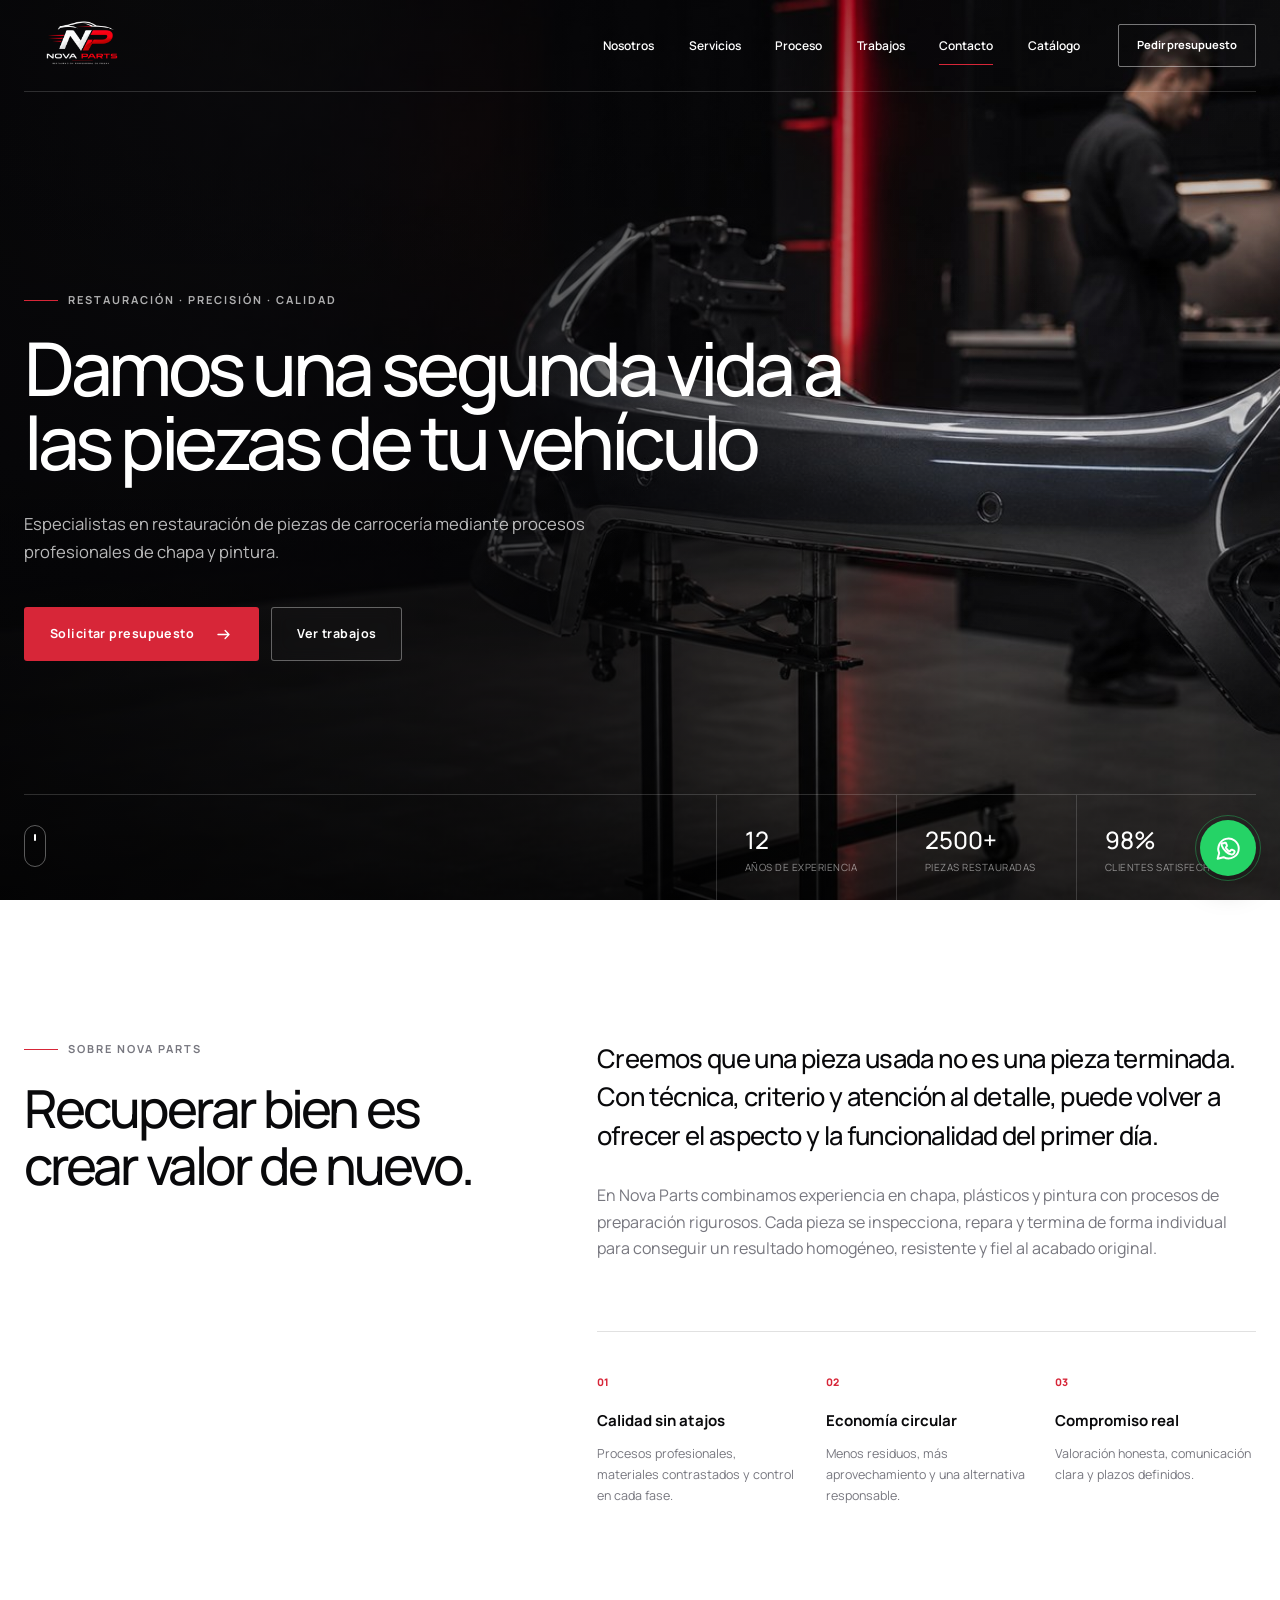
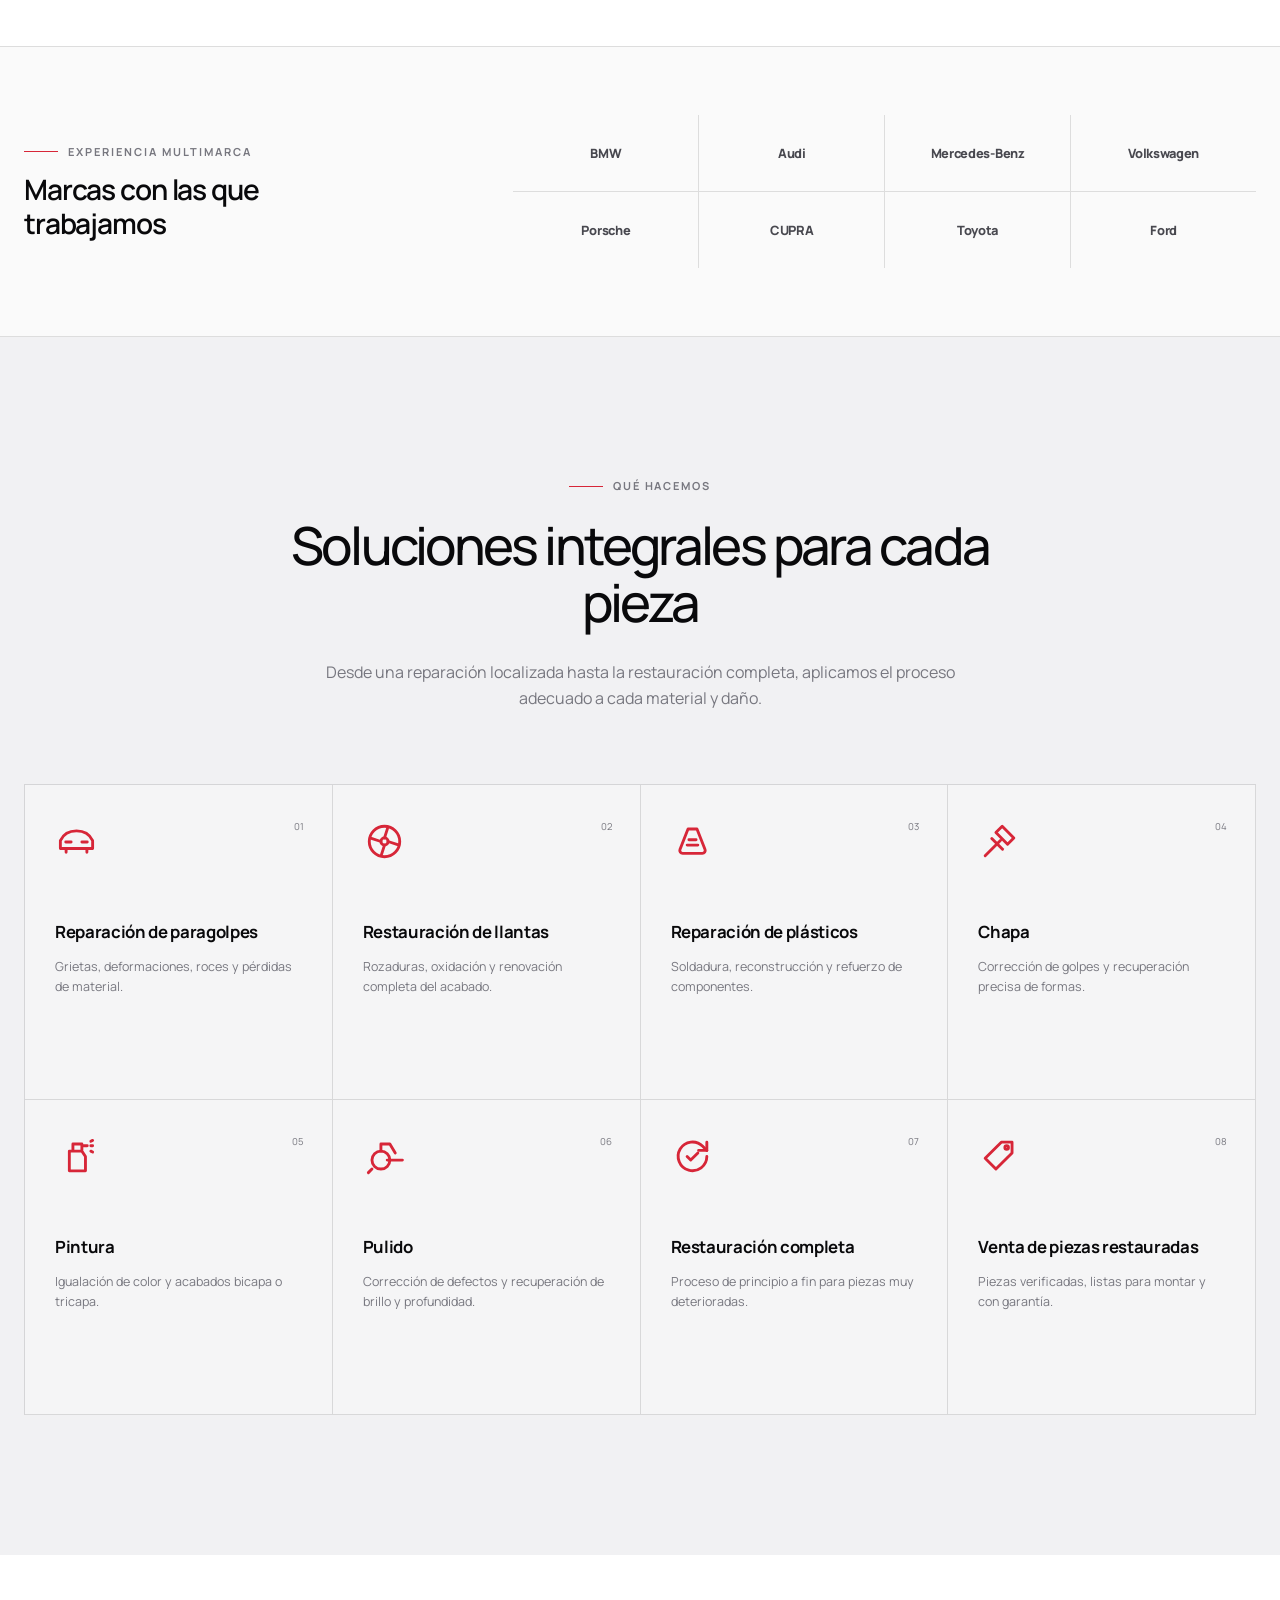
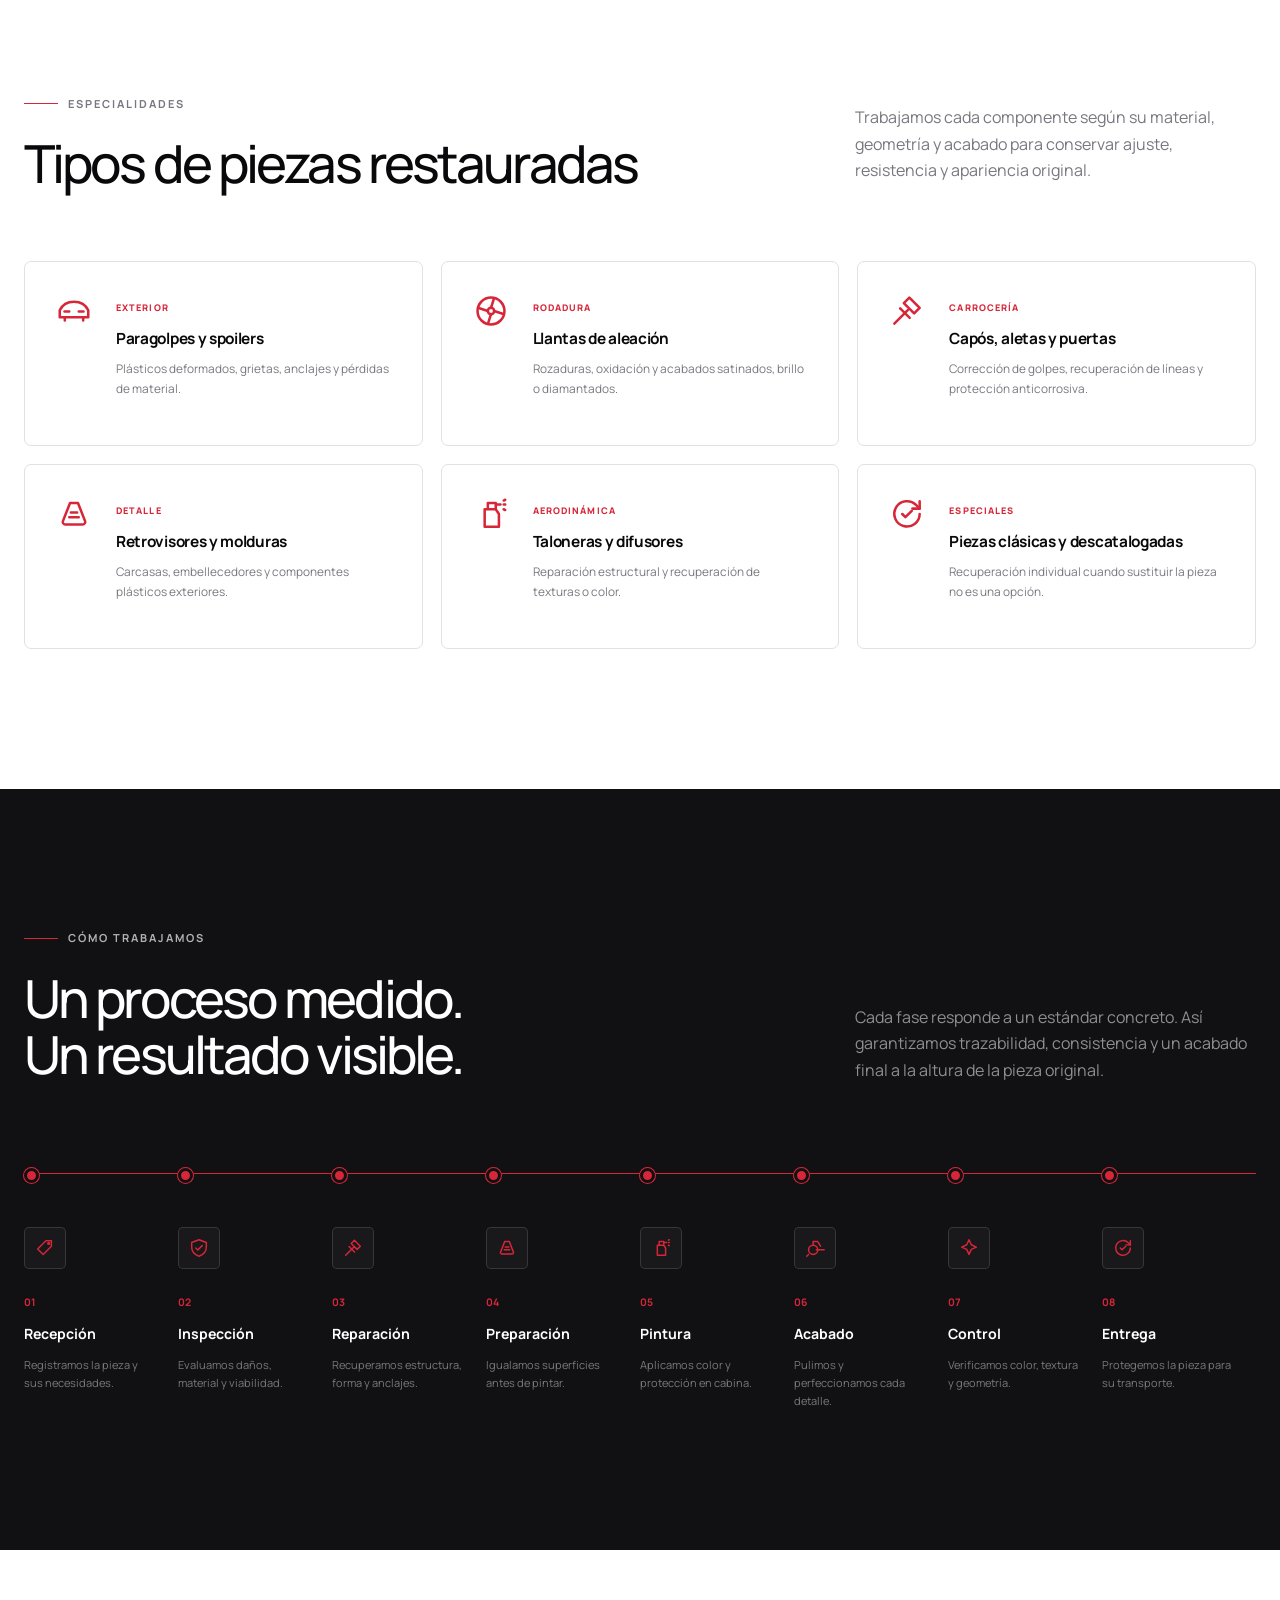
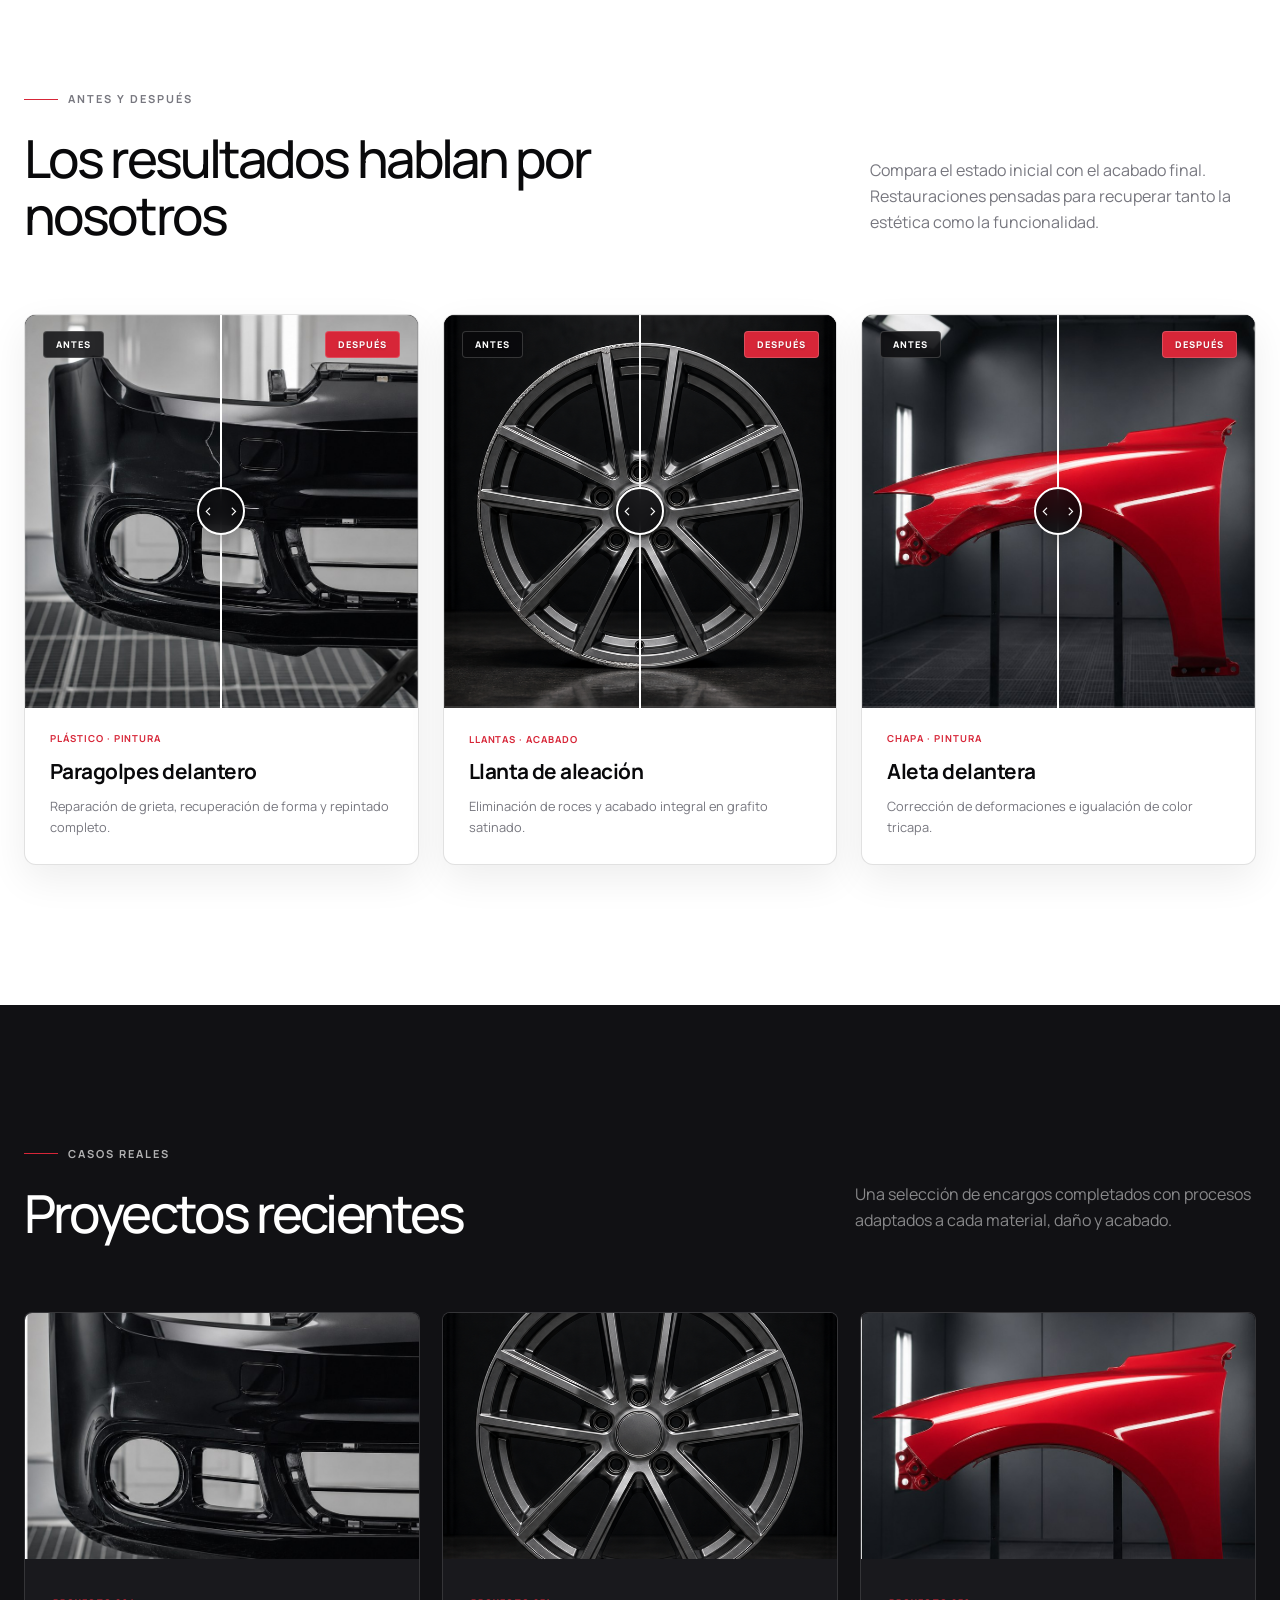
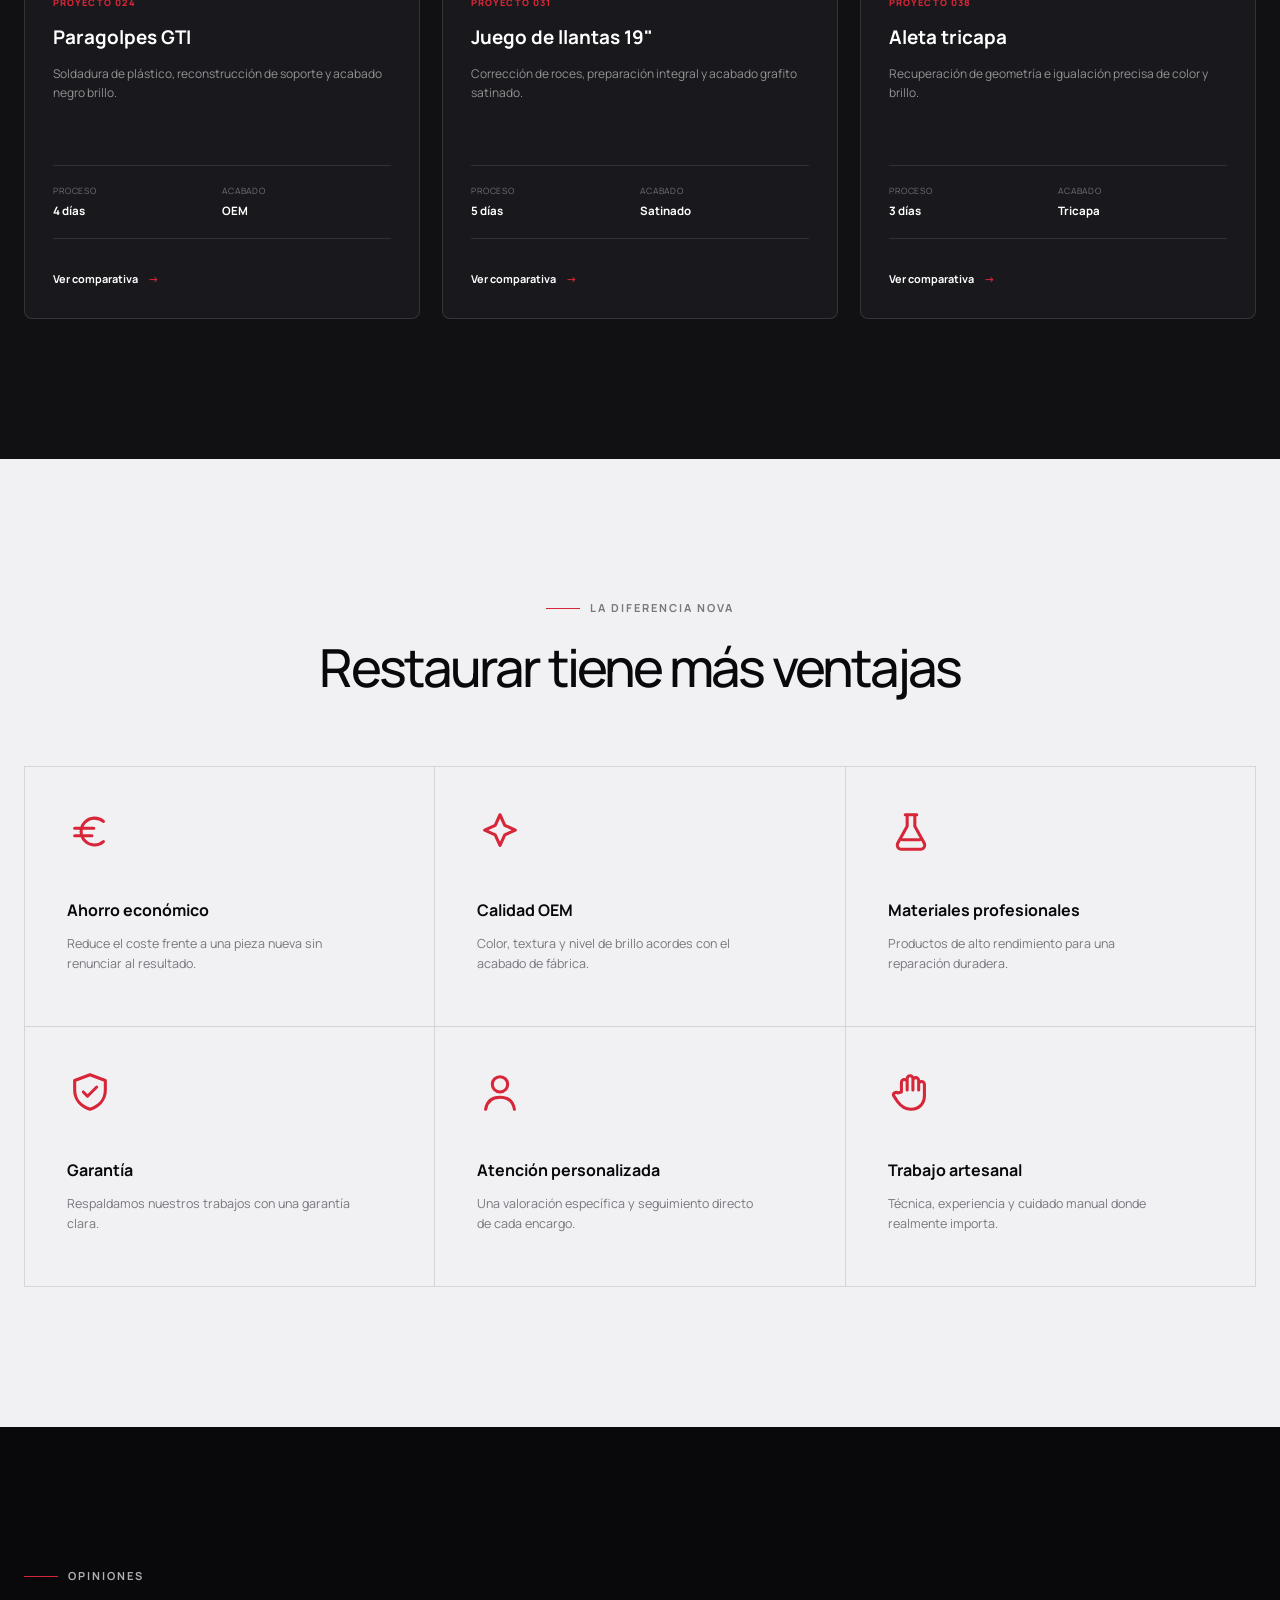
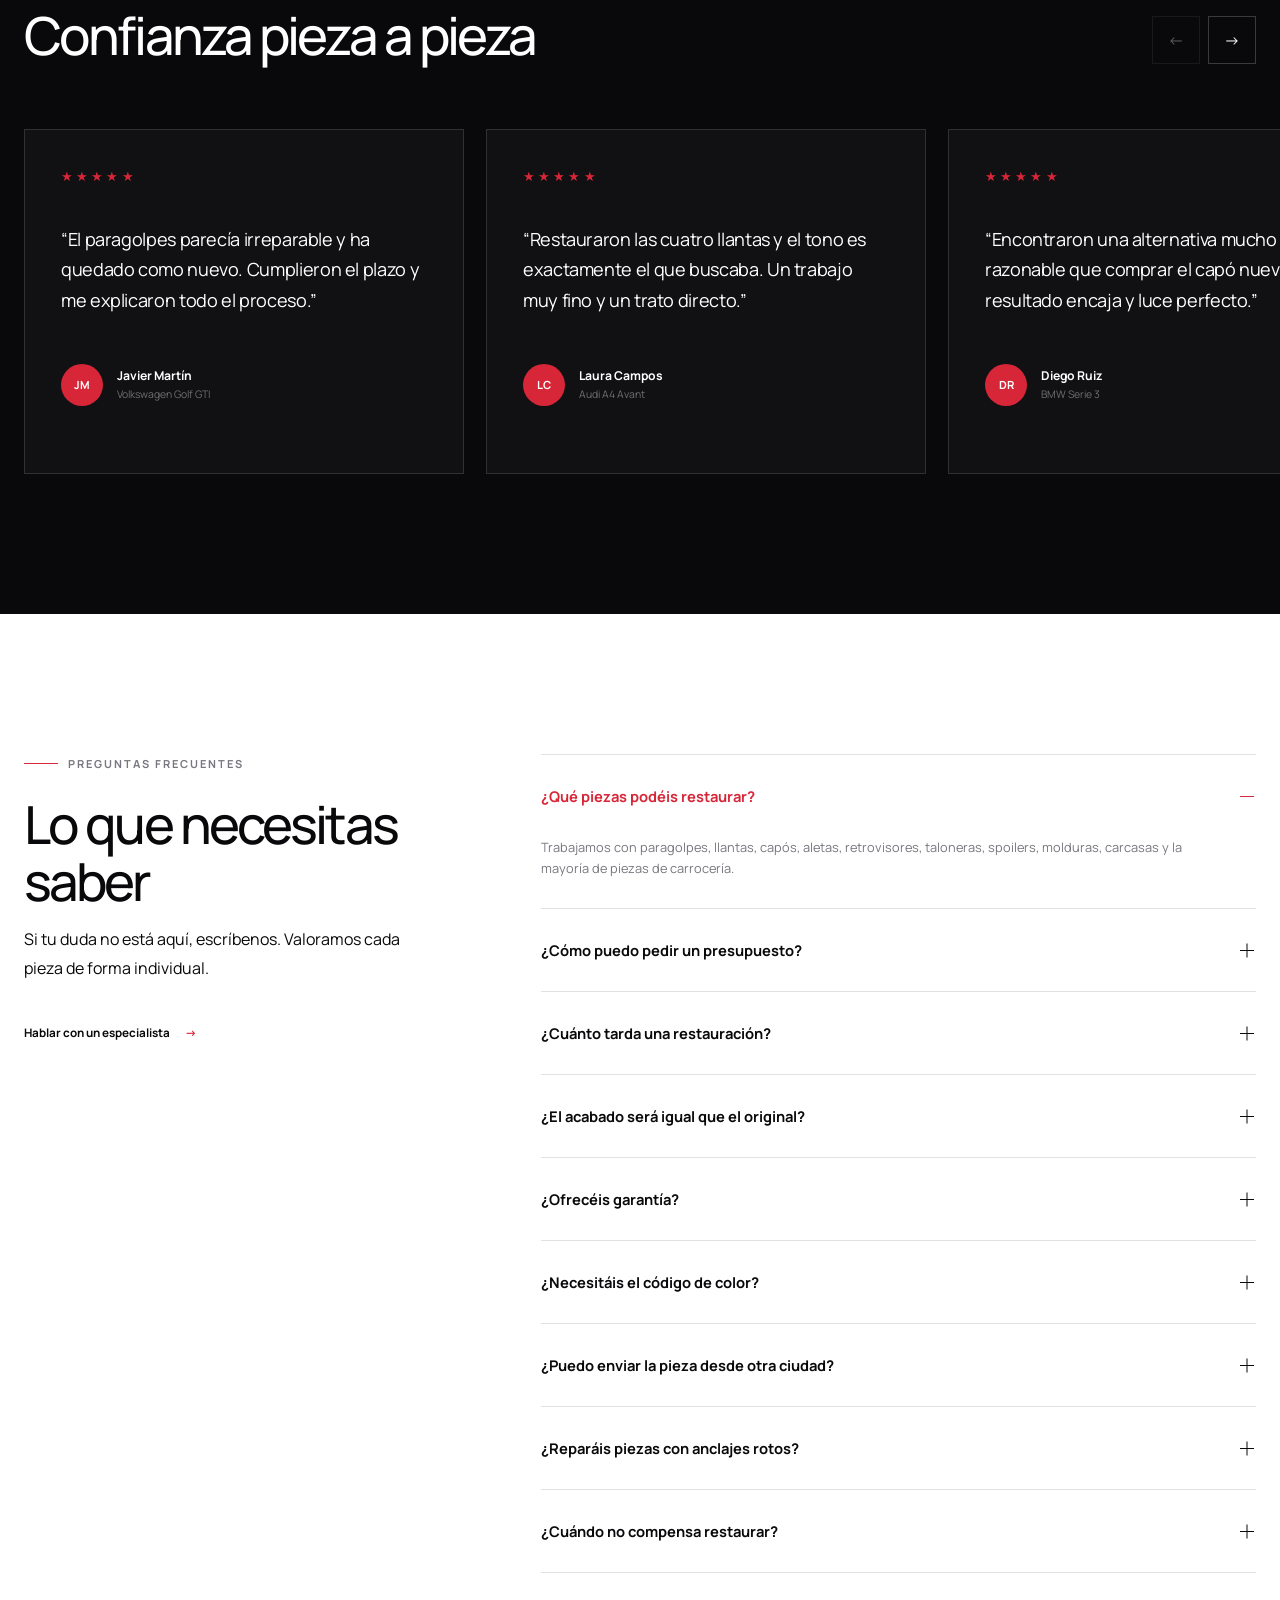
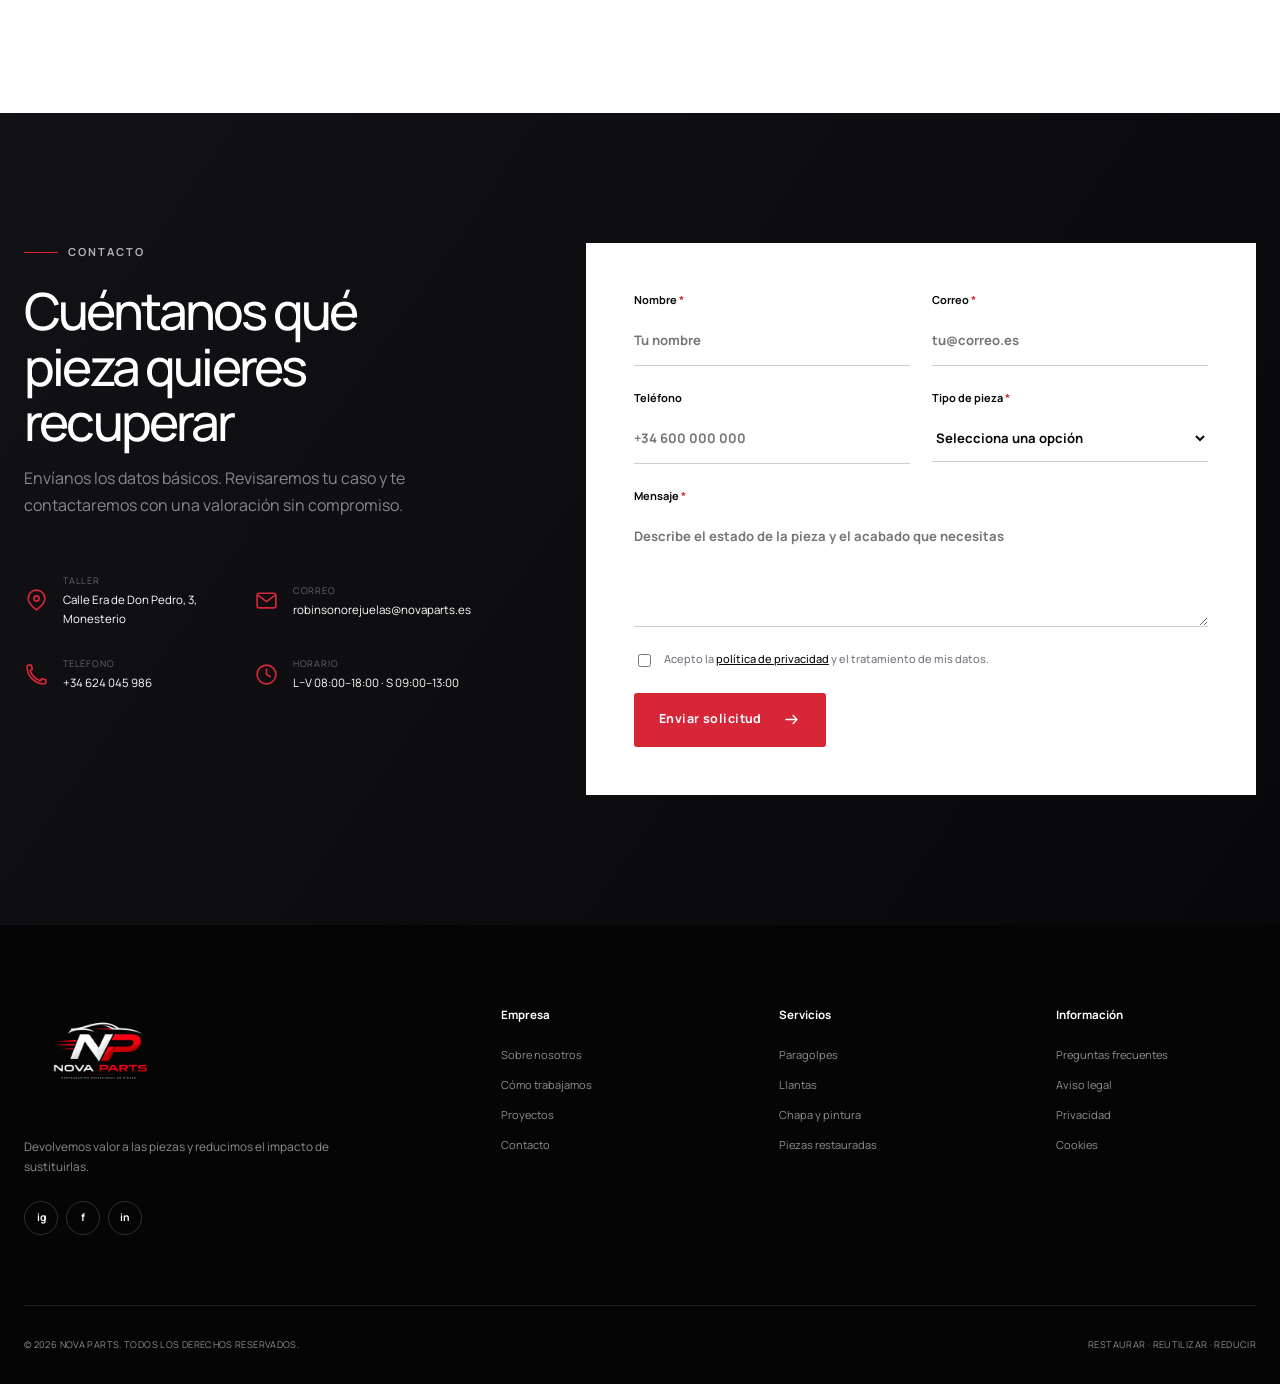
<file: index.html>
<!DOCTYPE html>
<html lang="es">
<head>
  <meta charset="UTF-8">
  <meta name="viewport" content="width=device-width, initial-scale=1.0, viewport-fit=cover">
  <meta name="description" content="Restauración profesional de paragolpes, llantas y piezas de carrocería en Monesterio. Reparación, pintura y acabado OEM con garantía.">
  <meta name="robots" content="index, follow, max-image-preview:large, max-snippet:-1, max-video-preview:-1">
  <meta name="author" content="Nova Parts">
  <meta name="theme-color" content="#0b0b0d">
  <link rel="icon" type="image/png" href="assets/logo-dark.png">
  <link rel="apple-touch-icon" href="assets/logo-dark.png">
  <link rel="canonical" href="https://novaparts.es/">
  <meta property="og:locale" content="es_ES">
  <meta property="og:type" content="website">
  <meta property="og:site_name" content="Nova Parts">
  <meta property="og:title" content="Nova Parts | Restauración profesional de piezas">
  <meta property="og:description" content="Recuperamos paragolpes, llantas y piezas de carrocería con procesos profesionales y acabado OEM.">
  <meta property="og:url" content="https://novaparts.es/">
  <meta property="og:image" content="https://novaparts.es/assets/hero-workshop.jpg">
  <meta property="og:image:type" content="image/jpeg">
  <meta property="og:image:width" content="1881">
  <meta property="og:image:height" content="836">
  <meta property="og:image:alt" content="Especialista de Nova Parts trabajando en la restauración de una pieza de automóvil">
  <meta name="twitter:card" content="summary_large_image">
  <meta name="twitter:title" content="Nova Parts | Restauración profesional de piezas">
  <meta name="twitter:description" content="Reparación, pintura y restauración de piezas de carrocería con acabado OEM.">
  <meta name="twitter:image" content="https://novaparts.es/assets/hero-workshop.jpg">
  <meta name="twitter:image:alt" content="Especialista de Nova Parts trabajando en la restauración de una pieza de automóvil">
  <title>Restauración de piezas de coche en Monesterio | Nova Parts</title>
  <link rel="preconnect" href="https://fonts.googleapis.com">
  <link rel="preconnect" href="https://fonts.gstatic.com" crossorigin>
  <link href="https://fonts.googleapis.com/css2?family=Manrope:wght@400;500;600;700;800&amp;display=swap" rel="stylesheet">
  <link rel="preload" as="image" href="assets/hero-workshop.jpg" fetchpriority="high">
  <script>document.documentElement.classList.add("js");</script>
  <link rel="stylesheet" href="styles.css">
  <script type="application/ld+json">
    {
      "@context": "https://schema.org",
      "@graph": [
        {
          "@type": "AutoRepair",
          "@id": "https://novaparts.es/#business",
          "name": "Nova Parts",
          "url": "https://novaparts.es/",
          "image": "https://novaparts.es/assets/hero-workshop.jpg",
          "description": "Taller especializado en restauración, reparación y pintura de piezas de carrocería y llantas.",
          "telephone": "+34624045986",
          "email": "robinsonorejuelas@novaparts.es",
          "priceRange": "€€",
          "address": {
            "@type": "PostalAddress",
            "streetAddress": "Calle Era de Don Pedro, 3",
            "addressLocality": "Monesterio",
            "addressRegion": "Badajoz",
            "addressCountry": "ES"
          },
          "openingHoursSpecification": [
            {
              "@type": "OpeningHoursSpecification",
              "dayOfWeek": ["Monday", "Tuesday", "Wednesday", "Thursday", "Friday"],
              "opens": "08:00",
              "closes": "18:00"
            },
            {
              "@type": "OpeningHoursSpecification",
              "dayOfWeek": "Saturday",
              "opens": "09:00",
              "closes": "13:00"
            }
          ]
        },
        {
          "@type": "WebSite",
          "@id": "https://novaparts.es/#website",
          "url": "https://novaparts.es/",
          "name": "Nova Parts",
          "inLanguage": "es-ES",
          "publisher": { "@id": "https://novaparts.es/#business" }
        }
      ]
    }
  </script>
</head>
<body>
  <a class="skip-link" href="#contenido">Saltar al contenido</a>
  <div class="page-loader" aria-hidden="true">
    <img class="loader-logo" src="assets/logo-light.png" alt="" width="1536" height="1024">
    <span class="loader-line"></span>
  </div>

  <!-- Iconos vectoriales reutilizables -->
  <svg class="svg-library" aria-hidden="true">
    <symbol id="i-bumper" viewBox="0 0 24 24"><path d="M3 11.5c1.7-3.6 4.7-5.4 9-5.4s7.3 1.8 9 5.4v4.4H3v-4.4Z"/><path d="M6 12.3h3m6 0h3M6.2 16v2m11.6-2v2"/></symbol>
    <symbol id="i-wheel" viewBox="0 0 24 24"><circle cx="12" cy="12" r="8.5"/><circle cx="12" cy="12" r="2"/><path d="m12 10 1.7-5.3M14 12l5.3 1.7M12 14l-1.7 5.3M10 12l-5.3-1.7"/></symbol>
    <symbol id="i-plastic" viewBox="0 0 24 24"><path d="M5 16.5 9.5 5h5L19 16.5c.4 1-.4 2.1-1.5 2.1h-11c-1.1 0-1.9-1.1-1.5-2.1Z"/><path d="M9 14h6m-5-3h4"/></symbol>
    <symbol id="i-hammer" viewBox="0 0 24 24"><path d="m4 20 8.5-8.5M10 7l3.5-3.5L20 10l-3.5 3.5z"/><path d="m7.7 10.3 6 6"/></symbol>
    <symbol id="i-spray" viewBox="0 0 24 24"><path d="M8 9h7l2 3v8H8zM10 5h5v4h-5zM15 6h3"/><path d="M20 6h1m-1 3 1 .5m-1-6 1-.5"/></symbol>
    <symbol id="i-polish" viewBox="0 0 24 24"><circle cx="10" cy="14" r="5"/><path d="M10 9V5h5l3 5m-4.5 4H22M5 19l-2 2"/></symbol>
    <symbol id="i-restore" viewBox="0 0 24 24"><path d="M20 12a8 8 0 1 1-2.3-5.7L20 8.6"/><path d="M20 4v4.6h-4.6"/><path d="m9 12 2 2 4-4"/></symbol>
    <symbol id="i-tag" viewBox="0 0 24 24"><path d="m4 13 9-9h6v6l-9 9z"/><circle cx="16" cy="7" r="1"/></symbol>
    <symbol id="i-euro" viewBox="0 0 24 24"><path d="M19 6.5A7 7 0 1 0 19 17M4 10h10M4 14h9"/></symbol>
    <symbol id="i-oem" viewBox="0 0 24 24"><path d="m12 3 2.5 5.5L20 11l-5.5 2.5L12 19l-2.5-5.5L4 11l5.5-2.5z"/></symbol>
    <symbol id="i-flask" viewBox="0 0 24 24"><path d="M9 3h6m-5 0v6L5 18c-.6 1.3.3 3 1.8 3h10.4c1.5 0 2.4-1.7 1.8-3l-5-9V3"/><path d="M7.5 16h9"/></symbol>
    <symbol id="i-shield" viewBox="0 0 24 24"><path d="M12 3 20 6v5c0 5-3.4 8.5-8 10-4.6-1.5-8-5-8-10V6z"/><path d="m8.5 12 2.2 2.2 4.8-4.8"/></symbol>
    <symbol id="i-user" viewBox="0 0 24 24"><circle cx="12" cy="8" r="4"/><path d="M4.5 21c.7-4.2 3.2-6.3 7.5-6.3s6.8 2.1 7.5 6.3"/></symbol>
    <symbol id="i-hand" viewBox="0 0 24 24"><path d="M7 12V7a1.5 1.5 0 0 1 3 0v4-6a1.5 1.5 0 0 1 3 0v6-5a1.5 1.5 0 0 1 3 0v5-3a1.5 1.5 0 0 1 3 0v6c0 4-2.7 7-7 7-3.5 0-5.4-1.8-7-4l-2-3c-.7-1.1 1-2.4 2-1.5z"/></symbol>
    <symbol id="i-arrow" viewBox="0 0 24 24"><path d="M5 12h14m-5-5 5 5-5 5"/></symbol>
    <symbol id="i-pin" viewBox="0 0 24 24"><path d="M20 10c0 5-8 11-8 11S4 15 4 10a8 8 0 1 1 16 0Z"/><circle cx="12" cy="10" r="2.5"/></symbol>
    <symbol id="i-mail" viewBox="0 0 24 24"><rect x="3" y="5" width="18" height="14" rx="2"/><path d="m4 7 8 6 8-6"/></symbol>
    <symbol id="i-clock" viewBox="0 0 24 24"><circle cx="12" cy="12" r="9"/><path d="M12 7v5l3.5 2"/></symbol>
    <symbol id="i-phone" viewBox="0 0 24 24"><path d="M7 3H4.5C3.7 3 3 3.7 3 4.5 3 13.6 10.4 21 19.5 21c.8 0 1.5-.7 1.5-1.5V17l-4-1-1.2 2.1a15.6 15.6 0 0 1-9.9-9.9L8 7z"/></symbol>
  </svg>

  <header class="site-header" id="inicio">
    <div class="container header-inner">
      <a class="brand" href="#inicio" aria-label="Nova Parts, inicio">
        <span class="brand-logo-switch">
          <img class="brand-logo brand-logo-light" src="assets/logo-light.png" alt="Nova Parts" width="1536" height="1024">
          <img class="brand-logo brand-logo-dark" src="assets/logo-dark.png" alt="" width="1536" height="1024" aria-hidden="true">
        </span>
      </a>
      <nav class="main-nav" id="main-navigation" aria-label="Navegación principal">
        <a href="#nosotros">Nosotros</a>
        <a href="#servicios">Servicios</a>
        <a href="#proceso">Proceso</a>
        <a href="#trabajos">Trabajos</a>
        <a href="#contacto">Contacto</a>
        <a href="catalogo.html">Catálogo</a>
        <a class="nav-quote" href="#contacto">Solicitar presupuesto <span>→</span></a>
      </nav>
      <a class="header-cta" href="#contacto">Pedir presupuesto</a>
      <button class="menu-toggle" type="button" aria-label="Abrir menú" aria-expanded="false" aria-controls="main-navigation">
        <span></span><span></span>
      </button>
    </div>
    <button class="menu-backdrop" type="button" aria-label="Cerrar menú" tabindex="-1"></button>
  </header>

  <main id="contenido">
    <section class="hero" aria-labelledby="hero-title">
      <div class="hero-media" aria-hidden="true"></div>
      <div class="container hero-content">
        <p class="eyebrow">Restauración · Precisión · Calidad</p>
        <h1 id="hero-title">Damos una segunda vida a las piezas de tu vehículo</h1>
        <p class="hero-lead">Especialistas en restauración de piezas de carrocería mediante procesos profesionales de chapa y pintura.</p>
        <div class="hero-actions">
          <a class="button button-primary" href="#contacto">Solicitar presupuesto <svg><use href="#i-arrow"></use></svg></a>
          <a class="button button-ghost" href="#trabajos">Ver trabajos</a>
        </div>
      </div>
      <div class="hero-bottom">
        <div class="container hero-stats">
          <div><strong data-count="12" aria-label="12 años de experiencia">12</strong><span>Años de experiencia</span></div>
          <div><strong data-count="2500" data-suffix="+" aria-label="Más de 2500 piezas restauradas">2.500+</strong><span>Piezas restauradas</span></div>
          <div><strong data-count="98" data-suffix="%" aria-label="98 por ciento de clientes satisfechos">98%</strong><span>Clientes satisfechos</span></div>
        </div>
      </div>
      <a class="scroll-cue" href="#nosotros" aria-label="Continuar a la siguiente sección"><span></span></a>
    </section>

    <section class="section about" id="nosotros">
      <div class="container about-grid">
        <div class="section-heading reveal">
          <p class="eyebrow dark">Sobre Nova Parts</p>
          <h2>Recuperar bien es crear valor de nuevo.</h2>
        </div>
        <div class="about-copy reveal">
          <p class="lead">Creemos que una pieza usada no es una pieza terminada. Con técnica, criterio y atención al detalle, puede volver a ofrecer el aspecto y la funcionalidad del primer día.</p>
          <p>En Nova Parts combinamos experiencia en chapa, plásticos y pintura con procesos de preparación rigurosos. Cada pieza se inspecciona, repara y termina de forma individual para conseguir un resultado homogéneo, resistente y fiel al acabado original.</p>
          <div class="about-values">
            <article><span>01</span><h3>Calidad sin atajos</h3><p>Procesos profesionales, materiales contrastados y control en cada fase.</p></article>
            <article><span>02</span><h3>Economía circular</h3><p>Menos residuos, más aprovechamiento y una alternativa responsable.</p></article>
            <article><span>03</span><h3>Compromiso real</h3><p>Valoración honesta, comunicación clara y plazos definidos.</p></article>
          </div>
        </div>
      </div>
    </section>

    <section class="brands" id="marcas" aria-labelledby="brands-title">
      <div class="container brands-inner">
        <div class="brands-copy reveal">
          <p class="eyebrow dark">Experiencia multimarca</p>
          <h2 id="brands-title">Marcas con las que trabajamos</h2>
        </div>
        <div class="brand-list reveal" aria-label="Principales marcas de vehículos">
          <span>BMW</span><span>Audi</span><span>Mercedes-Benz</span><span>Volkswagen</span>
          <span>Porsche</span><span>CUPRA</span><span>Toyota</span><span>Ford</span>
        </div>
      </div>
    </section>

    <section class="section services" id="servicios">
      <div class="container">
        <div class="section-heading centered reveal">
          <p class="eyebrow dark">Qué hacemos</p>
          <h2>Soluciones integrales para cada pieza</h2>
          <p>Desde una reparación localizada hasta la restauración completa, aplicamos el proceso adecuado a cada material y daño.</p>
        </div>
        <div class="services-grid">
          <article class="service-card reveal"><svg><use href="#i-bumper"></use></svg><span>01</span><h3>Reparación de paragolpes</h3><p>Grietas, deformaciones, roces y pérdidas de material.</p><a href="#contacto" aria-label="Consultar reparación de paragolpes">Consultar <b>→</b></a></article>
          <article class="service-card reveal"><svg><use href="#i-wheel"></use></svg><span>02</span><h3>Restauración de llantas</h3><p>Rozaduras, oxidación y renovación completa del acabado.</p><a href="#contacto" aria-label="Consultar restauración de llantas">Consultar <b>→</b></a></article>
          <article class="service-card reveal"><svg><use href="#i-plastic"></use></svg><span>03</span><h3>Reparación de plásticos</h3><p>Soldadura, reconstrucción y refuerzo de componentes.</p><a href="#contacto" aria-label="Consultar reparación de plásticos">Consultar <b>→</b></a></article>
          <article class="service-card reveal"><svg><use href="#i-hammer"></use></svg><span>04</span><h3>Chapa</h3><p>Corrección de golpes y recuperación precisa de formas.</p><a href="#contacto" aria-label="Consultar servicio de chapa">Consultar <b>→</b></a></article>
          <article class="service-card reveal"><svg><use href="#i-spray"></use></svg><span>05</span><h3>Pintura</h3><p>Igualación de color y acabados bicapa o tricapa.</p><a href="#contacto" aria-label="Consultar servicio de pintura">Consultar <b>→</b></a></article>
          <article class="service-card reveal"><svg><use href="#i-polish"></use></svg><span>06</span><h3>Pulido</h3><p>Corrección de defectos y recuperación de brillo y profundidad.</p><a href="#contacto" aria-label="Consultar servicio de pulido">Consultar <b>→</b></a></article>
          <article class="service-card reveal"><svg><use href="#i-restore"></use></svg><span>07</span><h3>Restauración completa</h3><p>Proceso de principio a fin para piezas muy deterioradas.</p><a href="#contacto" aria-label="Consultar restauración completa">Consultar <b>→</b></a></article>
          <article class="service-card reveal"><svg><use href="#i-tag"></use></svg><span>08</span><h3>Venta de piezas restauradas</h3><p>Piezas verificadas, listas para montar y con garantía.</p><a href="#contacto" aria-label="Consultar venta de piezas">Consultar <b>→</b></a></article>
        </div>
      </div>
    </section>

    <section class="section piece-types" id="piezas">
      <div class="container">
        <div class="piece-types-header reveal">
          <div class="section-heading">
            <p class="eyebrow dark">Especialidades</p>
            <h2>Tipos de piezas restauradas</h2>
          </div>
          <p>Trabajamos cada componente según su material, geometría y acabado para conservar ajuste, resistencia y apariencia original.</p>
        </div>
        <div class="piece-types-grid">
          <article class="piece-type reveal"><svg><use href="#i-bumper"></use></svg><div><span>Exterior</span><h3>Paragolpes y spoilers</h3><p>Plásticos deformados, grietas, anclajes y pérdidas de material.</p></div></article>
          <article class="piece-type reveal"><svg><use href="#i-wheel"></use></svg><div><span>Rodadura</span><h3>Llantas de aleación</h3><p>Rozaduras, oxidación y acabados satinados, brillo o diamantados.</p></div></article>
          <article class="piece-type reveal"><svg><use href="#i-hammer"></use></svg><div><span>Carrocería</span><h3>Capós, aletas y puertas</h3><p>Corrección de golpes, recuperación de líneas y protección anticorrosiva.</p></div></article>
          <article class="piece-type reveal"><svg><use href="#i-plastic"></use></svg><div><span>Detalle</span><h3>Retrovisores y molduras</h3><p>Carcasas, embellecedores y componentes plásticos exteriores.</p></div></article>
          <article class="piece-type reveal"><svg><use href="#i-spray"></use></svg><div><span>Aerodinámica</span><h3>Taloneras y difusores</h3><p>Reparación estructural y recuperación de texturas o color.</p></div></article>
          <article class="piece-type reveal"><svg><use href="#i-restore"></use></svg><div><span>Especiales</span><h3>Piezas clásicas y descatalogadas</h3><p>Recuperación individual cuando sustituir la pieza no es una opción.</p></div></article>
        </div>
      </div>
    </section>

    <section class="section process" id="proceso">
      <div class="container">
        <div class="process-intro reveal">
          <div class="section-heading">
            <p class="eyebrow">Cómo trabajamos</p>
            <h2>Un proceso medido.<br>Un resultado visible.</h2>
          </div>
          <p>Cada fase responde a un estándar concreto. Así garantizamos trazabilidad, consistencia y un acabado final a la altura de la pieza original.</p>
        </div>
        <div class="timeline reveal">
          <div class="timeline-progress"></div>
          <article><div class="timeline-icon"><svg><use href="#i-tag"></use></svg></div><span>01</span><h3>Recepción</h3><p>Registramos la pieza y sus necesidades.</p></article>
          <article><div class="timeline-icon"><svg><use href="#i-shield"></use></svg></div><span>02</span><h3>Inspección</h3><p>Evaluamos daños, material y viabilidad.</p></article>
          <article><div class="timeline-icon"><svg><use href="#i-hammer"></use></svg></div><span>03</span><h3>Reparación</h3><p>Recuperamos estructura, forma y anclajes.</p></article>
          <article><div class="timeline-icon"><svg><use href="#i-plastic"></use></svg></div><span>04</span><h3>Preparación</h3><p>Igualamos superficies antes de pintar.</p></article>
          <article><div class="timeline-icon"><svg><use href="#i-spray"></use></svg></div><span>05</span><h3>Pintura</h3><p>Aplicamos color y protección en cabina.</p></article>
          <article><div class="timeline-icon"><svg><use href="#i-polish"></use></svg></div><span>06</span><h3>Acabado</h3><p>Pulimos y perfeccionamos cada detalle.</p></article>
          <article><div class="timeline-icon"><svg><use href="#i-oem"></use></svg></div><span>07</span><h3>Control</h3><p>Verificamos color, textura y geometría.</p></article>
          <article><div class="timeline-icon"><svg><use href="#i-restore"></use></svg></div><span>08</span><h3>Entrega</h3><p>Protegemos la pieza para su transporte.</p></article>
        </div>
      </div>
    </section>

    <section class="section work" id="trabajos">
      <div class="container">
        <div class="work-header reveal">
          <div class="section-heading">
            <p class="eyebrow dark">Antes y después</p>
            <h2>Los resultados hablan por nosotros</h2>
          </div>
          <p>Compara el estado inicial con el acabado final. Restauraciones pensadas para recuperar tanto la estética como la funcionalidad.</p>
        </div>
        <div class="gallery">
          <article class="work-card reveal">
            <div class="comparison-image" style="--comparison-image: url('assets/comparison-bumper.jpg'); --position: 50%">
              <img src="assets/comparison-bumper.jpg" width="1774" height="887" alt="Comparativa interactiva antes y después de un paragolpes negro restaurado" loading="lazy" decoding="async" fetchpriority="low">
              <div class="comparison-side comparison-before" aria-hidden="true"></div>
              <div class="comparison-side comparison-after" aria-hidden="true"></div>
              <span class="before">Antes</span><span class="after">Después</span>
              <div class="comparison-handle" aria-hidden="true"><span>‹</span><span>›</span></div>
              <input class="comparison-range" type="range" min="5" max="95" value="50" aria-label="Mover comparador del paragolpes: antes y después">
            </div>
            <div><span>Plástico · Pintura</span><h3>Paragolpes delantero</h3><p>Reparación de grieta, recuperación de forma y repintado completo.</p></div>
          </article>
          <article class="work-card reveal">
            <div class="comparison-image comparison-image-wheel" style="--comparison-image: url('assets/comparison-wheel-v5.png'); --position: 50%">
              <img src="assets/comparison-wheel-v5.png" width="1536" height="1024" alt="Comparativa interactiva antes y después de la misma llanta restaurada" loading="lazy" decoding="async" fetchpriority="low">
              <div class="comparison-side comparison-before" aria-hidden="true"></div>
              <div class="comparison-side comparison-after" aria-hidden="true"></div>
              <span class="before">Antes</span><span class="after">Después</span>
              <div class="comparison-handle" aria-hidden="true"><span>‹</span><span>›</span></div>
              <input class="comparison-range" type="range" min="5" max="95" value="50" aria-label="Mover comparador de la llanta: antes y después">
            </div>
            <div><span>Llantas · Acabado</span><h3>Llanta de aleación</h3><p>Eliminación de roces y acabado integral en grafito satinado.</p></div>
          </article>
          <article class="work-card reveal">
            <div class="comparison-image" style="--comparison-image: url('assets/comparison-fender.jpg'); --position: 50%">
              <img src="assets/comparison-fender.jpg" width="1774" height="887" alt="Comparativa interactiva antes y después de una aleta roja restaurada" loading="lazy" decoding="async" fetchpriority="low">
              <div class="comparison-side comparison-before" aria-hidden="true"></div>
              <div class="comparison-side comparison-after" aria-hidden="true"></div>
              <span class="before">Antes</span><span class="after">Después</span>
              <div class="comparison-handle" aria-hidden="true"><span>‹</span><span>›</span></div>
              <input class="comparison-range" type="range" min="5" max="95" value="50" aria-label="Mover comparador de la aleta: antes y después">
            </div>
            <div><span>Chapa · Pintura</span><h3>Aleta delantera</h3><p>Corrección de deformaciones e igualación de color tricapa.</p></div>
          </article>
        </div>
      </div>
    </section>

    <section class="section recent-projects" id="proyectos">
      <div class="container">
        <div class="recent-projects-header reveal">
          <div class="section-heading">
            <p class="eyebrow">Casos reales</p>
            <h2>Proyectos recientes</h2>
          </div>
          <p>Una selección de encargos completados con procesos adaptados a cada material, daño y acabado.</p>
        </div>
        <div class="project-grid">
          <article class="project-card reveal">
            <div class="project-media" style="--project-image: url('assets/comparison-bumper.jpg')" role="img" aria-label="Paragolpes negro restaurado"></div>
            <div class="project-content"><span>Proyecto 024</span><h3>Paragolpes GTI</h3><p>Soldadura de plástico, reconstrucción de soporte y acabado negro brillo.</p><dl><div><dt>Proceso</dt><dd>4 días</dd></div><div><dt>Acabado</dt><dd>OEM</dd></div></dl><a href="#trabajos">Ver comparativa <b>→</b></a></div>
          </article>
          <article class="project-card reveal">
            <div class="project-media" style="--project-image: url('assets/comparison-wheel-v5.png')" role="img" aria-label="Llanta de aleación restaurada"></div>
            <div class="project-content"><span>Proyecto 031</span><h3>Juego de llantas 19"</h3><p>Corrección de roces, preparación integral y acabado grafito satinado.</p><dl><div><dt>Proceso</dt><dd>5 días</dd></div><div><dt>Acabado</dt><dd>Satinado</dd></div></dl><a href="#trabajos">Ver comparativa <b>→</b></a></div>
          </article>
          <article class="project-card reveal">
            <div class="project-media" style="--project-image: url('assets/comparison-fender.jpg')" role="img" aria-label="Aleta roja de automóvil restaurada"></div>
            <div class="project-content"><span>Proyecto 038</span><h3>Aleta tricapa</h3><p>Recuperación de geometría e igualación precisa de color y brillo.</p><dl><div><dt>Proceso</dt><dd>3 días</dd></div><div><dt>Acabado</dt><dd>Tricapa</dd></div></dl><a href="#trabajos">Ver comparativa <b>→</b></a></div>
          </article>
        </div>
      </div>
    </section>

    <section class="section advantages">
      <div class="container">
        <div class="section-heading centered reveal">
          <p class="eyebrow dark">La diferencia Nova</p>
          <h2>Restaurar tiene más ventajas</h2>
        </div>
        <div class="advantages-grid">
          <article class="reveal"><svg><use href="#i-euro"></use></svg><h3>Ahorro económico</h3><p>Reduce el coste frente a una pieza nueva sin renunciar al resultado.</p></article>
          <article class="reveal"><svg><use href="#i-oem"></use></svg><h3>Calidad OEM</h3><p>Color, textura y nivel de brillo acordes con el acabado de fábrica.</p></article>
          <article class="reveal"><svg><use href="#i-flask"></use></svg><h3>Materiales profesionales</h3><p>Productos de alto rendimiento para una reparación duradera.</p></article>
          <article class="reveal"><svg><use href="#i-shield"></use></svg><h3>Garantía</h3><p>Respaldamos nuestros trabajos con una garantía clara.</p></article>
          <article class="reveal"><svg><use href="#i-user"></use></svg><h3>Atención personalizada</h3><p>Una valoración específica y seguimiento directo de cada encargo.</p></article>
          <article class="reveal"><svg><use href="#i-hand"></use></svg><h3>Trabajo artesanal</h3><p>Técnica, experiencia y cuidado manual donde realmente importa.</p></article>
        </div>
      </div>
    </section>

    <section class="section testimonials">
      <div class="container">
        <div class="testimonials-header reveal">
          <div class="section-heading"><p class="eyebrow">Opiniones</p><h2>Confianza pieza a pieza</h2></div>
          <div class="slider-controls"><button type="button" data-dir="-1" aria-label="Opinión anterior">←</button><button type="button" data-dir="1" aria-label="Opinión siguiente">→</button></div>
        </div>
        <div class="testimonial-track reveal" aria-label="Opiniones de clientes">
          <article><div class="stars" aria-label="5 de 5 estrellas">★★★★★</div><blockquote>“El paragolpes parecía irreparable y ha quedado como nuevo. Cumplieron el plazo y me explicaron todo el proceso.”</blockquote><footer><span>JM</span><div><strong>Javier Martín</strong><small>Volkswagen Golf GTI</small></div></footer></article>
          <article><div class="stars" aria-label="5 de 5 estrellas">★★★★★</div><blockquote>“Restauraron las cuatro llantas y el tono es exactamente el que buscaba. Un trabajo muy fino y un trato directo.”</blockquote><footer><span>LC</span><div><strong>Laura Campos</strong><small>Audi A4 Avant</small></div></footer></article>
          <article><div class="stars" aria-label="5 de 5 estrellas">★★★★★</div><blockquote>“Encontraron una alternativa mucho más razonable que comprar el capó nuevo. El resultado encaja y luce perfecto.”</blockquote><footer><span>DR</span><div><strong>Diego Ruiz</strong><small>BMW Serie 3</small></div></footer></article>
        </div>
      </div>
    </section>

    <section class="section faq" id="faq">
      <div class="container faq-grid">
        <div class="section-heading reveal">
          <p class="eyebrow dark">Preguntas frecuentes</p>
          <h2>Lo que necesitas saber</h2>
          <p>Si tu duda no está aquí, escríbenos. Valoramos cada pieza de forma individual.</p>
          <a class="text-link" href="#contacto">Hablar con un especialista <span>→</span></a>
        </div>
        <div class="accordion reveal">
          <article class="faq-item is-open">
            <button type="button" aria-expanded="true" aria-controls="faq-answer-1"><span>¿Qué piezas podéis restaurar?</span><i></i></button>
            <div class="faq-answer" id="faq-answer-1"><p>Trabajamos con paragolpes, llantas, capós, aletas, retrovisores, taloneras, spoilers, molduras, carcasas y la mayoría de piezas de carrocería.</p></div>
          </article>
          <article class="faq-item">
            <button type="button" aria-expanded="false" aria-controls="faq-answer-2"><span>¿Cómo puedo pedir un presupuesto?</span><i></i></button>
            <div class="faq-answer" id="faq-answer-2"><p>Envíanos el formulario con varias fotografías, el modelo del vehículo y una breve descripción. Te responderemos con una valoración inicial.</p></div>
          </article>
          <article class="faq-item">
            <button type="button" aria-expanded="false" aria-controls="faq-answer-3"><span>¿Cuánto tarda una restauración?</span><i></i></button>
            <div class="faq-answer" id="faq-answer-3"><p>El plazo habitual es de 3 a 7 días laborables, según el daño, el material, el acabado y la carga de trabajo del taller.</p></div>
          </article>
          <article class="faq-item">
            <button type="button" aria-expanded="false" aria-controls="faq-answer-4"><span>¿El acabado será igual que el original?</span><i></i></button>
            <div class="faq-answer" id="faq-answer-4"><p>Nuestro objetivo es reproducir color, brillo y textura OEM. Medimos el color y adaptamos el proceso a las especificaciones de cada pieza.</p></div>
          </article>
          <article class="faq-item">
            <button type="button" aria-expanded="false" aria-controls="faq-answer-5"><span>¿Ofrecéis garantía?</span><i></i></button>
            <div class="faq-answer" id="faq-answer-5"><p>Sí. Los trabajos incluyen garantía sobre la reparación y el acabado, bajo condiciones normales de uso.</p></div>
          </article>
          <article class="faq-item">
            <button type="button" aria-expanded="false" aria-controls="faq-answer-6"><span>¿Necesitáis el código de color?</span><i></i></button>
            <div class="faq-answer" id="faq-answer-6"><p>Es útil, pero no imprescindible. Comprobamos la referencia y medimos el tono real para compensar variaciones por edad, exposición y reparaciones anteriores.</p></div>
          </article>
          <article class="faq-item">
            <button type="button" aria-expanded="false" aria-controls="faq-answer-7"><span>¿Puedo enviar la pieza desde otra ciudad?</span><i></i></button>
            <div class="faq-answer" id="faq-answer-7"><p>Sí. Podemos coordinar la recepción y devolución de piezas correctamente embaladas. El transporte se valora de forma independiente.</p></div>
          </article>
          <article class="faq-item">
            <button type="button" aria-expanded="false" aria-controls="faq-answer-8"><span>¿Reparáis piezas con anclajes rotos?</span><i></i></button>
            <div class="faq-answer" id="faq-answer-8"><p>En muchos casos sí. Reconstruimos o reforzamos anclajes cuando la reparación mantiene la seguridad y el ajuste correcto de la pieza.</p></div>
          </article>
          <article class="faq-item">
            <button type="button" aria-expanded="false" aria-controls="faq-answer-9"><span>¿Cuándo no compensa restaurar?</span><i></i></button>
            <div class="faq-answer" id="faq-answer-9"><p>Si el daño compromete la seguridad o el coste supera una sustitución razonable, te lo indicaremos antes de comenzar. La valoración siempre es transparente.</p></div>
          </article>
        </div>
      </div>
    </section>

    <section class="contact" id="contacto">
      <div class="container contact-grid">
        <div class="contact-info reveal">
          <p class="eyebrow">Contacto</p>
          <h2 id="contact-title">Cuéntanos qué pieza quieres recuperar</h2>
          <p>Envíanos los datos básicos. Revisaremos tu caso y te contactaremos con una valoración sin compromiso.</p>
          <div class="contact-details">
            <a href="https://www.google.com/maps/search/?api=1&amp;query=Calle+Era+de+Don+Pedro+3%2C+Monesterio" target="_blank" rel="noopener"><svg><use href="#i-pin"></use></svg><span><small>Taller</small>Calle Era de Don Pedro, 3, Monesterio</span></a>
            <a href="mailto:robinsonorejuelas@novaparts.es"><svg><use href="#i-mail"></use></svg><span><small>Correo</small>robinsonorejuelas@novaparts.es</span></a>
            <a href="tel:+34624045986"><svg><use href="#i-phone"></use></svg><span><small>Teléfono</small>+34 624 045 986</span></a>
            <div><svg><use href="#i-clock"></use></svg><span><small>Horario</small>L–V 08:00–18:00 · S 09:00–13:00</span></div>
          </div>
        </div>
        <form class="contact-form reveal" id="quote-form" aria-labelledby="contact-title" novalidate>
          <div class="form-row">
            <label>Nombre <span aria-hidden="true">*</span><input type="text" name="nombre" autocomplete="name" required placeholder="Tu nombre"></label>
            <label>Correo <span aria-hidden="true">*</span><input type="email" name="correo" autocomplete="email" required placeholder="tu@correo.es"></label>
          </div>
          <div class="form-row">
            <label>Teléfono<input type="tel" name="telefono" autocomplete="tel" inputmode="tel" pattern="[+0-9 ()-]{7,20}" placeholder="+34 600 000 000"></label>
            <label>Tipo de pieza <span aria-hidden="true">*</span>
              <select name="pieza" required>
                <option value="">Selecciona una opción</option>
                <option>Paragolpes</option><option>Llanta</option><option>Capó</option><option>Aleta</option>
                <option>Retrovisor</option><option>Talonera</option><option>Otra pieza</option>
              </select>
            </label>
          </div>
          <label>Mensaje <span aria-hidden="true">*</span><textarea name="mensaje" rows="4" required placeholder="Describe el estado de la pieza y el acabado que necesitas"></textarea></label>
          <label class="consent"><input type="checkbox" required><span>Acepto la <a href="#">política de privacidad</a> y el tratamiento de mis datos.</span></label>
          <button class="button button-primary" type="submit">Enviar solicitud <svg><use href="#i-arrow"></use></svg></button>
          <p class="form-status" role="status"></p>
        </form>
      </div>
    </section>
  </main>

  <footer class="site-footer">
    <div class="container footer-top">
      <div>
        <a class="brand brand-footer" href="#inicio" aria-label="Nova Parts, volver al inicio">
          <img class="brand-logo brand-logo-light" src="assets/logo-light.png" alt="Nova Parts" width="1536" height="1024" loading="lazy">
        </a>
        <p>Devolvemos valor a las piezas y reducimos el impacto de sustituirlas.</p>
        <div class="socials"><a href="https://www.instagram.com/robinjr___" target="_blank" rel="noopener" aria-label="Instagram de Nova Parts">ig</a><a href="#" aria-label="Facebook">f</a><a href="#" aria-label="LinkedIn">in</a></div>
      </div>
      <div><h3>Empresa</h3><a href="#nosotros">Sobre nosotros</a><a href="#proceso">Cómo trabajamos</a><a href="#proyectos">Proyectos</a><a href="#contacto">Contacto</a></div>
      <div><h3>Servicios</h3><a href="#servicios">Paragolpes</a><a href="#servicios">Llantas</a><a href="#servicios">Chapa y pintura</a><a href="catalogo.html">Piezas restauradas</a></div>
      <div><h3>Información</h3><a href="#faq">Preguntas frecuentes</a><a href="#">Aviso legal</a><a href="#">Privacidad</a><a href="#">Cookies</a></div>
    </div>
    <div class="container footer-bottom"><p>© <span id="year"></span> Nova Parts. Todos los derechos reservados.</p><p>Restaurar · Reutilizar · Reducir</p></div>
  </footer>

  <a class="whatsapp" href="https://wa.me/34624045986" target="_blank" rel="noopener" aria-label="Contactar por WhatsApp">
    <span>¿Hablamos?</span>
    <svg viewBox="0 0 24 24" aria-hidden="true"><path d="M20.5 11.7a8.5 8.5 0 0 1-12.6 7.5L3 20.5l1.3-4.7A8.5 8.5 0 1 1 20.5 11.7Z"/><path d="M8.3 7.6c.2-.4.4-.4.7-.4h.4c.2 0 .4 0 .5.4l.8 1.9c.1.3 0 .5-.2.7l-.6.7c-.2.2-.1.4 0 .6.7 1.2 1.6 2.2 2.8 2.8.2.1.4.1.6-.1l.8-1c.2-.2.4-.3.7-.2l1.8.8c.3.2.5.3.5.5 0 .3-.2 1.4-.9 2-.5.5-1.2.8-2.1.6-1-.2-2.4-.7-4.1-2.2-2-1.8-3.2-4-3.6-5.2-.3-.9 0-1.5.3-1.9Z"/></svg>
  </a>

  <script src="script.js"></script>
</body>
</html>
</file>
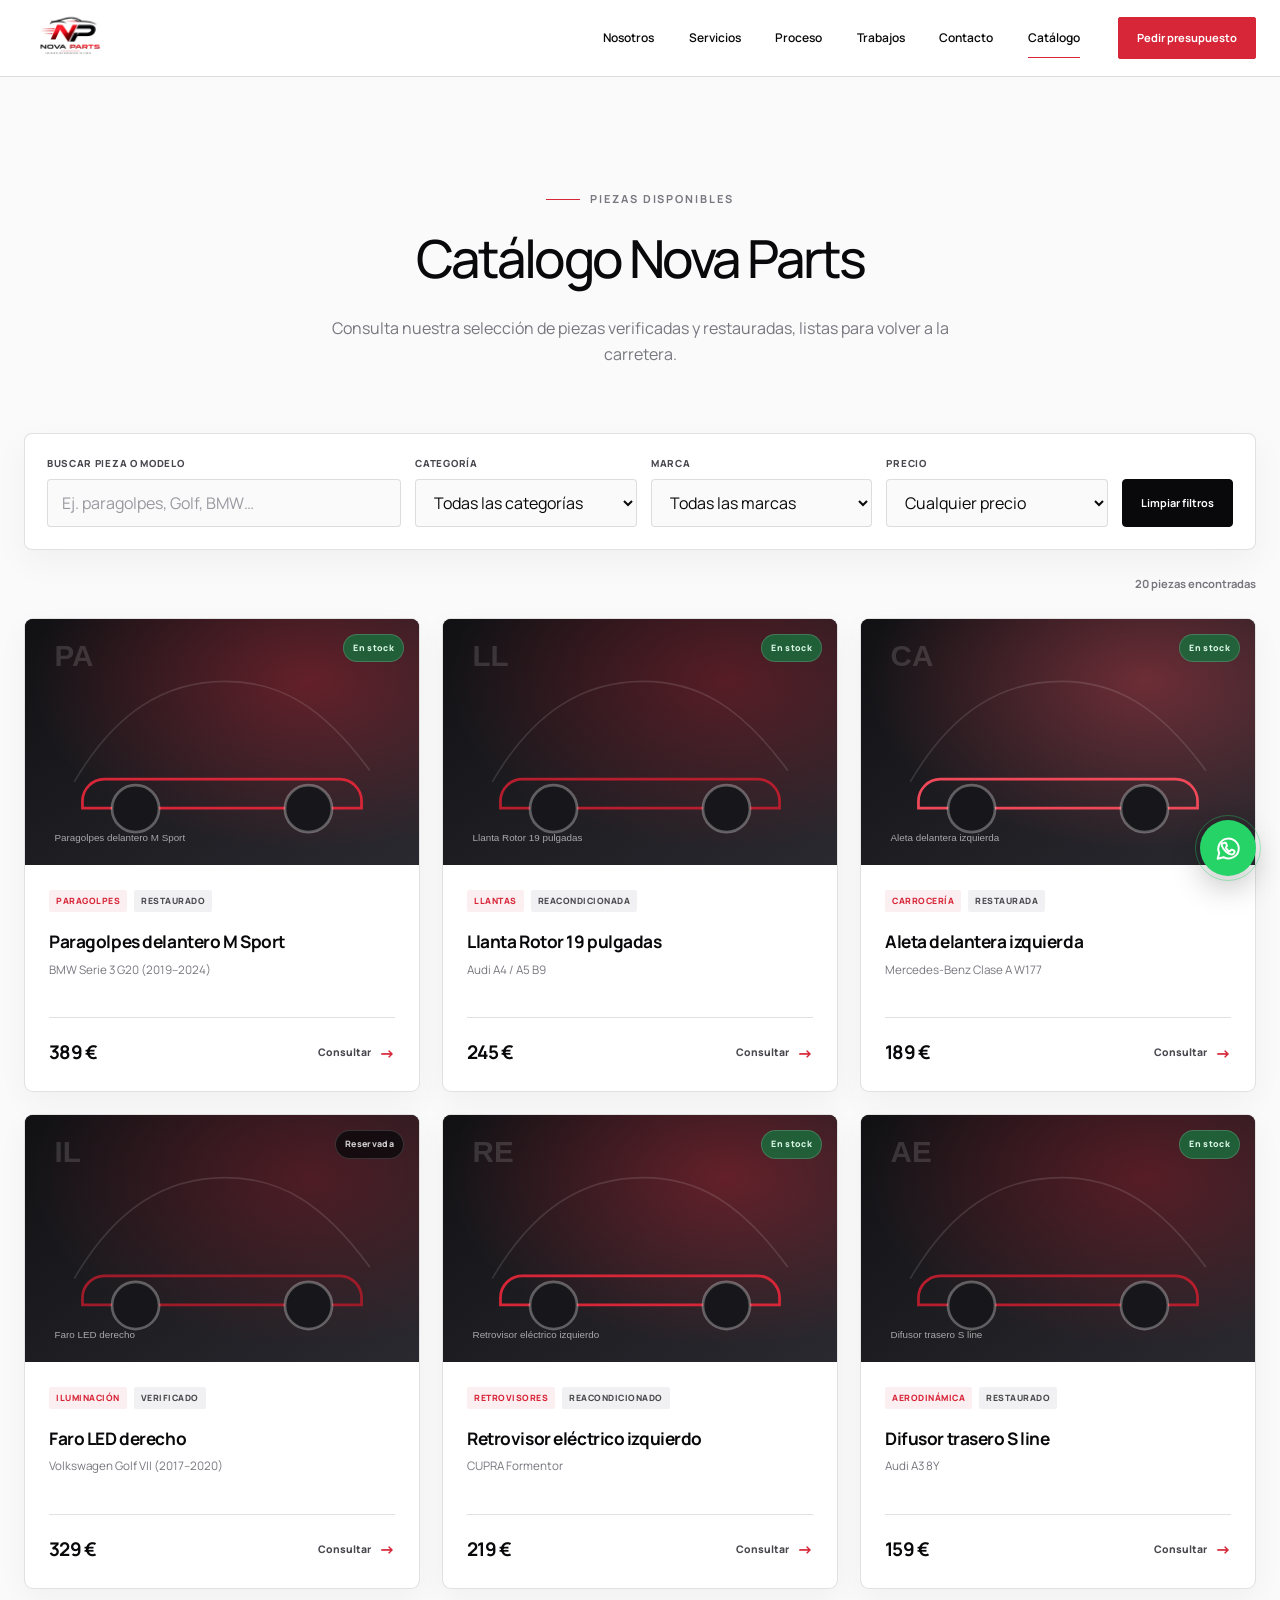
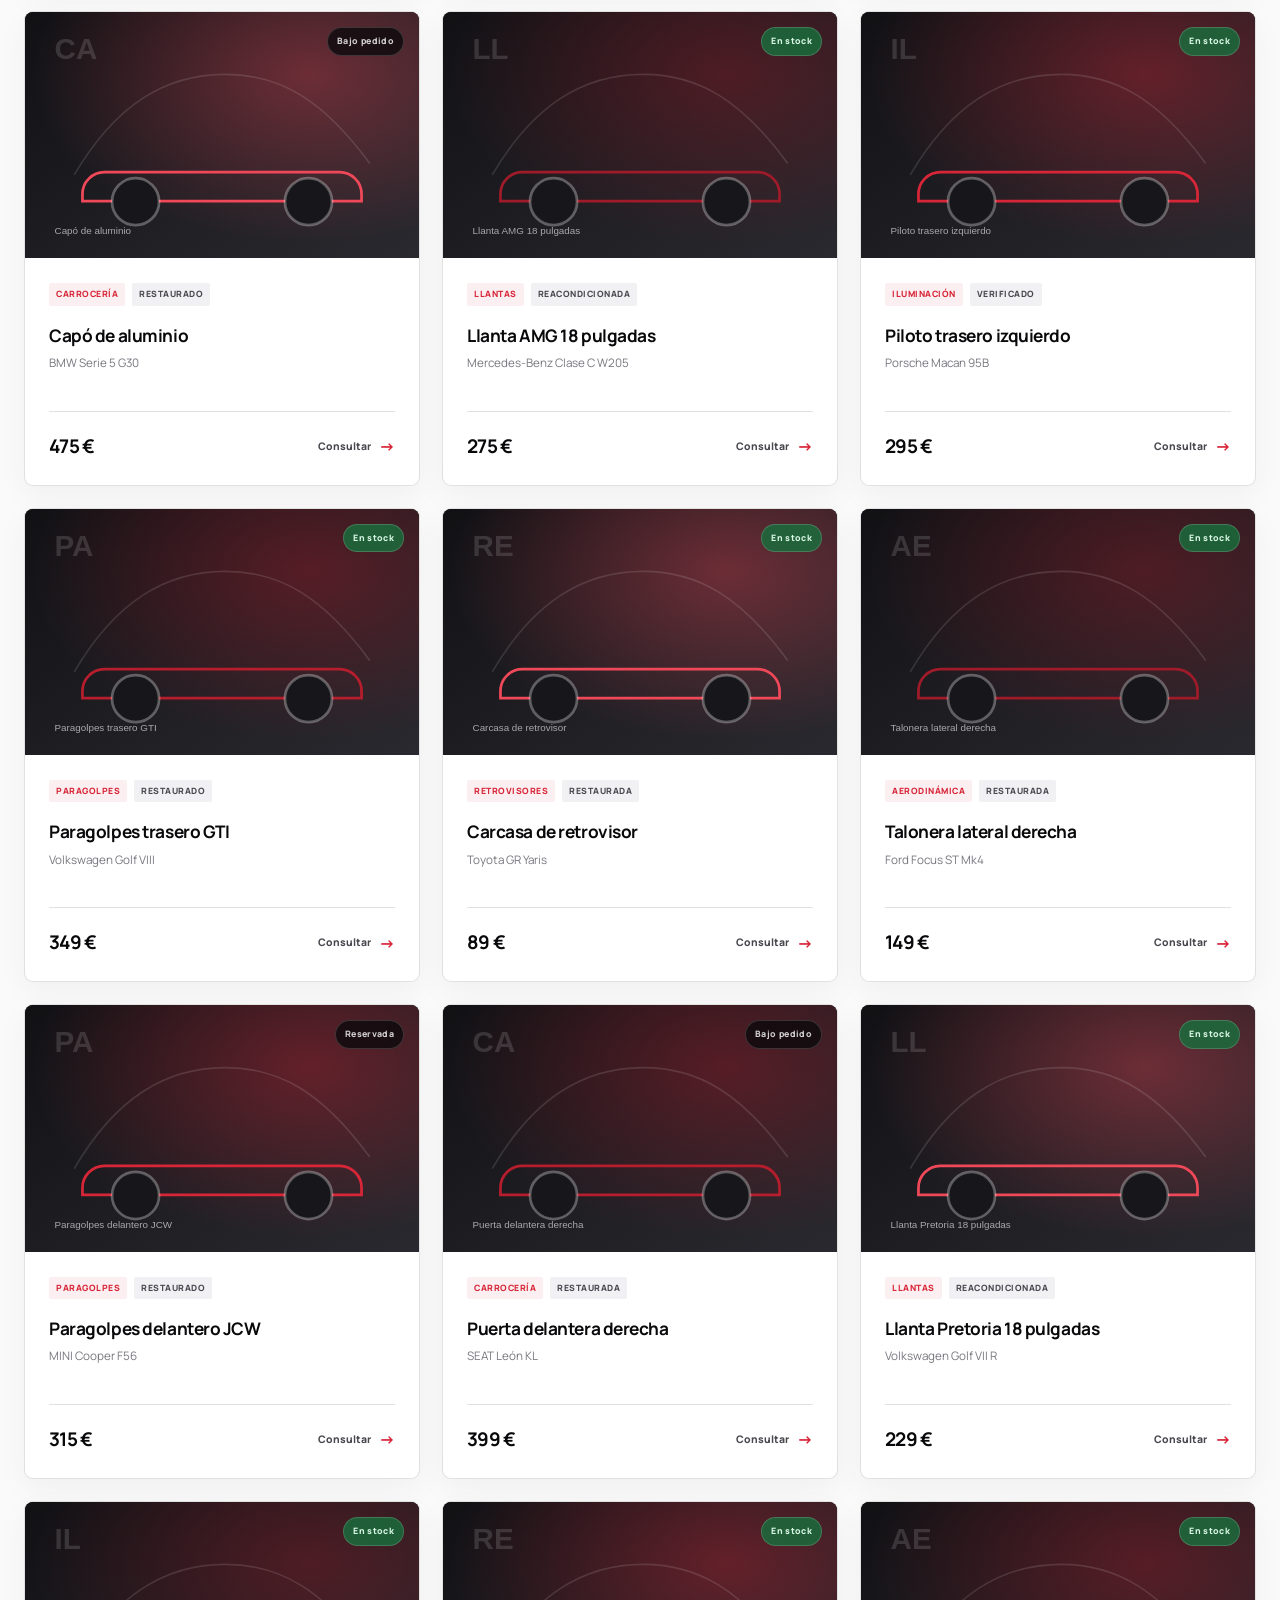
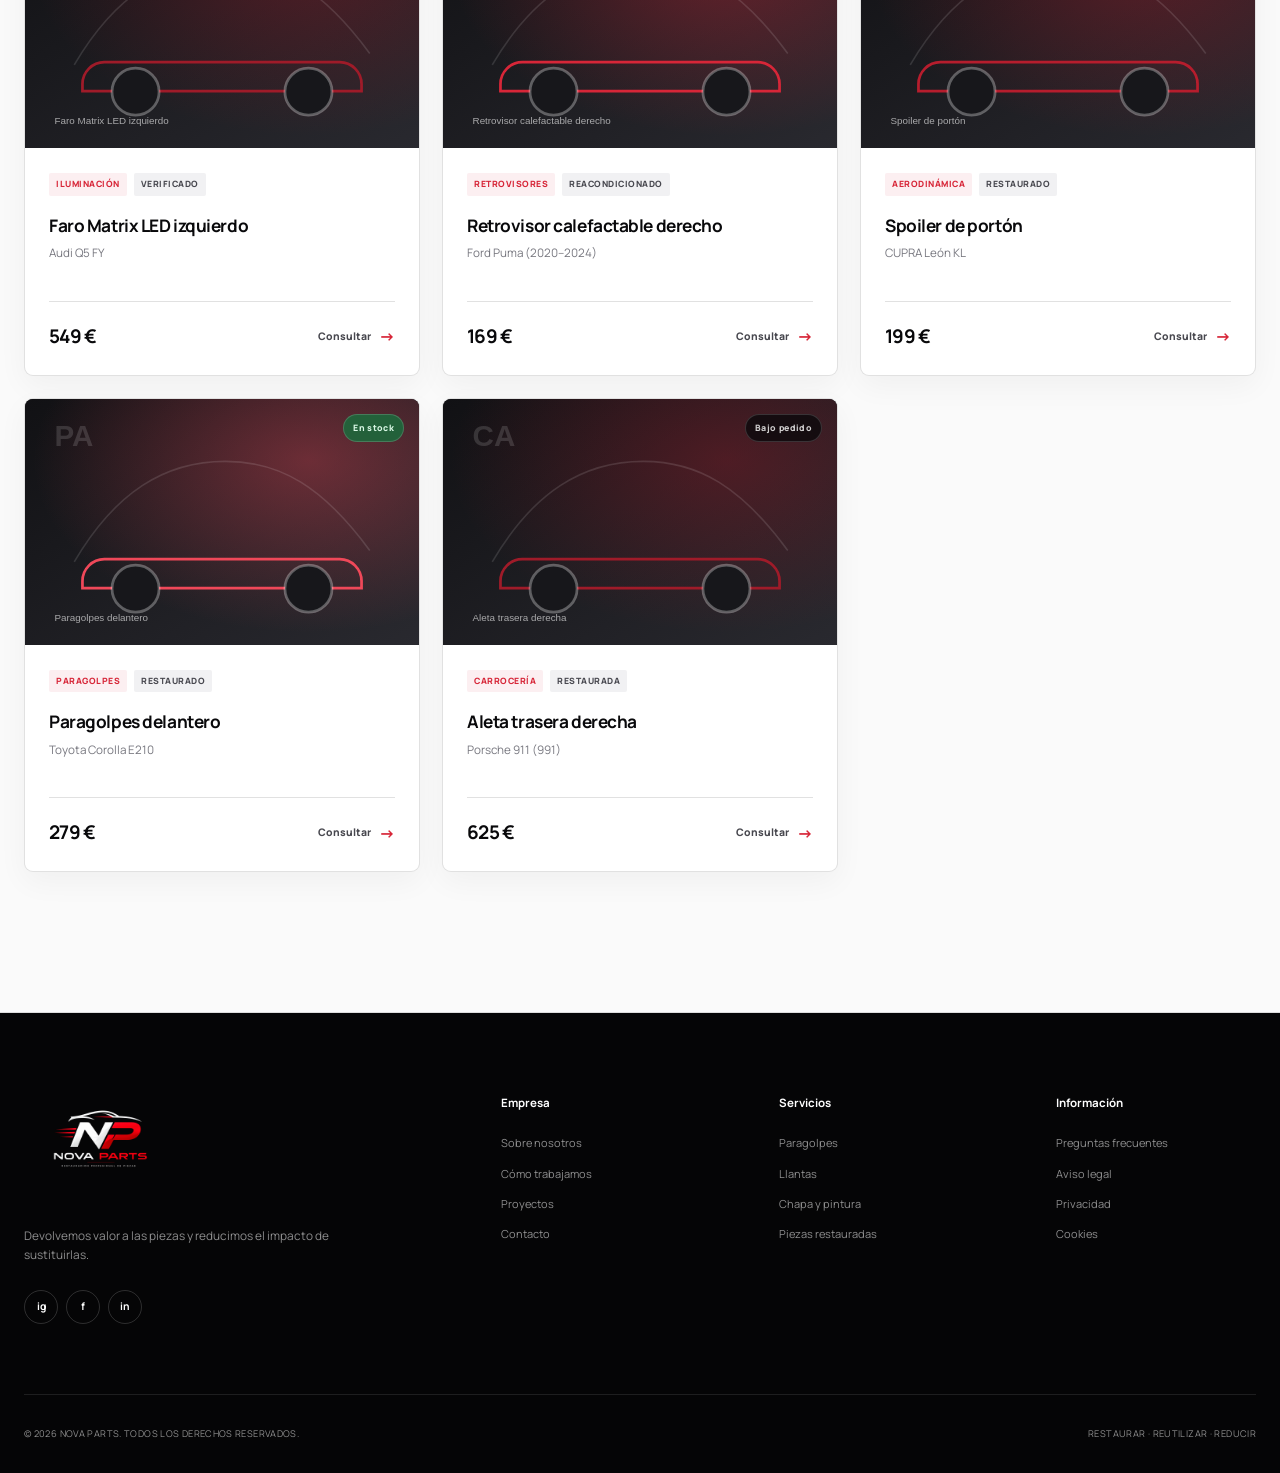
<file: catalogo.html>
<!DOCTYPE html>
<html lang="es">
<head>
  <meta charset="UTF-8">
  <meta name="viewport" content="width=device-width, initial-scale=1.0, viewport-fit=cover">
  <meta name="description" content="Catálogo de piezas de automóvil restauradas y verificadas por Nova Parts. Consulta disponibilidad, compatibilidad y precio.">
  <meta name="robots" content="index, follow">
  <meta name="author" content="Nova Parts">
  <meta name="theme-color" content="#0b0b0d">
  <link rel="icon" type="image/png" href="assets/logo-dark.png">
  <link rel="apple-touch-icon" href="assets/logo-dark.png">
  <link rel="canonical" href="https://novaparts.es/catalogo.html">
  <title>Catálogo de piezas restauradas | Nova Parts</title>
  <link rel="preconnect" href="https://fonts.googleapis.com">
  <link rel="preconnect" href="https://fonts.gstatic.com" crossorigin>
  <link href="https://fonts.googleapis.com/css2?family=Manrope:wght@400;500;600;700;800&amp;display=swap" rel="stylesheet">
  <script>document.documentElement.classList.add("js");</script>
  <link rel="stylesheet" href="styles.css">
</head>
<body class="catalog-page">
  <a class="skip-link" href="#contenido">Saltar al contenido</a>
  <div class="page-loader" aria-hidden="true">
    <img class="loader-logo" src="assets/logo-light.png" alt="" width="1536" height="1024">
    <span class="loader-line"></span>
  </div>

  <header class="site-header is-fixed" id="inicio">
    <div class="container header-inner">
      <a class="brand" href="index.html" aria-label="Nova Parts, inicio">
        <span class="brand-logo-switch">
          <img class="brand-logo brand-logo-light" src="assets/logo-light.png" alt="Nova Parts" width="1536" height="1024">
          <img class="brand-logo brand-logo-dark" src="assets/logo-dark.png" alt="" width="1536" height="1024" aria-hidden="true">
        </span>
      </a>
      <nav class="main-nav" id="main-navigation" aria-label="Navegación principal">
        <a href="index.html#nosotros">Nosotros</a>
        <a href="index.html#servicios">Servicios</a>
        <a href="index.html#proceso">Proceso</a>
        <a href="index.html#trabajos">Trabajos</a>
        <a href="index.html#contacto">Contacto</a>
        <a class="is-active" href="#catalogo" aria-current="page">Catálogo</a>
        <a class="nav-quote" href="index.html#contacto">Solicitar presupuesto <span>→</span></a>
      </nav>
      <a class="header-cta" href="index.html#contacto">Pedir presupuesto</a>
      <button class="menu-toggle" type="button" aria-label="Abrir menú" aria-expanded="false" aria-controls="main-navigation">
        <span></span><span></span>
      </button>
    </div>
    <button class="menu-backdrop" type="button" aria-label="Cerrar menú" tabindex="-1"></button>
  </header>

  <main id="contenido">
    <section class="section catalog" id="catalogo" aria-labelledby="catalog-title">
      <div class="container">
        <div class="section-heading centered reveal">
          <p class="eyebrow dark">Piezas disponibles</p>
          <h1 id="catalog-title">Catálogo Nova Parts</h1>
          <p>Consulta nuestra selección de piezas verificadas y restauradas, listas para volver a la carretera.</p>
        </div>

        <div class="catalog-tools reveal" role="search" aria-label="Filtrar catálogo">
          <label class="catalog-search">
            <span>Buscar pieza o modelo</span>
            <input id="catalog-search" type="search" placeholder="Ej. paragolpes, Golf, BMW…" autocomplete="off">
          </label>
          <label>
            <span>Categoría</span>
            <select id="catalog-category">
              <option value="">Todas las categorías</option>
            </select>
          </label>
          <label>
            <span>Marca</span>
            <select id="catalog-brand">
              <option value="">Todas las marcas</option>
            </select>
          </label>
          <label>
            <span>Precio</span>
            <select id="catalog-price">
              <option value="">Cualquier precio</option>
              <option value="0-100">Hasta 100 €</option>
              <option value="101-200">De 101 € a 200 €</option>
              <option value="201-350">De 201 € a 350 €</option>
              <option value="351-Infinity">Más de 350 €</option>
            </select>
          </label>
          <button class="catalog-reset" id="catalog-reset" type="button">Limpiar filtros</button>
        </div>

        <div class="catalog-summary">
          <p id="catalog-count" role="status" aria-live="polite"></p>
        </div>
        <div class="catalog-grid" id="catalog-grid"></div>
        <div class="catalog-empty" id="catalog-empty" hidden>
          <strong>No encontramos piezas con esos filtros.</strong>
          <p>Prueba con otra búsqueda o limpia los filtros para ver todo el catálogo.</p>
        </div>
      </div>
    </section>
  </main>

  <footer class="site-footer">
    <div class="container footer-top">
      <div>
        <a class="brand brand-footer" href="index.html" aria-label="Nova Parts, volver al inicio">
          <img class="brand-logo brand-logo-light" src="assets/logo-light.png" alt="Nova Parts" width="1536" height="1024" loading="lazy">
        </a>
        <p>Devolvemos valor a las piezas y reducimos el impacto de sustituirlas.</p>
        <div class="socials"><a href="https://www.instagram.com/robinjr___" target="_blank" rel="noopener" aria-label="Instagram de Nova Parts">ig</a><a href="#" aria-label="Facebook">f</a><a href="#" aria-label="LinkedIn">in</a></div>
      </div>
      <div><h3>Empresa</h3><a href="index.html#nosotros">Sobre nosotros</a><a href="index.html#proceso">Cómo trabajamos</a><a href="index.html#proyectos">Proyectos</a><a href="index.html#contacto">Contacto</a></div>
      <div><h3>Servicios</h3><a href="index.html#servicios">Paragolpes</a><a href="index.html#servicios">Llantas</a><a href="index.html#servicios">Chapa y pintura</a><a href="#catalogo">Piezas restauradas</a></div>
      <div><h3>Información</h3><a href="index.html#faq">Preguntas frecuentes</a><a href="#">Aviso legal</a><a href="#">Privacidad</a><a href="#">Cookies</a></div>
    </div>
    <div class="container footer-bottom"><p>© <span id="year"></span> Nova Parts. Todos los derechos reservados.</p><p>Restaurar · Reutilizar · Reducir</p></div>
  </footer>

  <a class="whatsapp" href="https://wa.me/34624045986" target="_blank" rel="noopener" aria-label="Contactar por WhatsApp">
    <span>¿Hablamos?</span>
    <svg viewBox="0 0 24 24" aria-hidden="true"><path d="M20.5 11.7a8.5 8.5 0 0 1-12.6 7.5L3 20.5l1.3-4.7A8.5 8.5 0 1 1 20.5 11.7Z"/><path d="M8.3 7.6c.2-.4.4-.4.7-.4h.4c.2 0 .4 0 .5.4l.8 1.9c.1.3 0 .5-.2.7l-.6.7c-.2.2-.1.4 0 .6.7 1.2 1.6 2.2 2.8 2.8.2.1.4.1.6-.1l.8-1c.2-.2.4-.3.7-.2l1.8.8c.3.2.5.3.5.5 0 .3-.2 1.4-.9 2-.5.5-1.2.8-2.1.6-1-.2-2.4-.7-4.1-2.2-2-1.8-3.2-4-3.6-5.2-.3-.9 0-1.5.3-1.9Z"/></svg>
  </a>

  <script src="script.js"></script>
</body>
</html>
</file>
<file: styles.css>
/* =========================================================
   Nova Parts — sistema visual
   ========================================================= */
:root {
  --black: #09090b;
  --black-soft: #111114;
  --charcoal: #19191d;
  --gray-700: #48484f;
  --gray-500: #77777f;
  --gray-300: #c9c9ce;
  --gray-100: #f1f1f3;
  --white: #fff;
  --red: #d72638;
  --red-dark: #b61d2d;
  --line: rgba(9, 9, 11, .12);
  --radius: 3px;
  --container: 1240px;
  --ease: cubic-bezier(.22, 1, .36, 1);
}

* { box-sizing: border-box; }
html { overflow-x: hidden; overflow-x: clip; scroll-behavior: smooth; }
main section[id] { scroll-margin-top: 84px; }
body {
  margin: 0;
  overflow-x: hidden;
  overflow-x: clip;
  color: var(--black);
  background: var(--white);
  font-family: "Manrope", Arial, sans-serif;
  font-size: 16px;
  line-height: 1.65;
  -webkit-font-smoothing: antialiased;
}
body.menu-open { overflow: hidden; }
img { display: block; max-width: 100%; }
a { color: inherit; text-decoration: none; }
button, input, select, textarea { font: inherit; }
button { color: inherit; }
button, a { -webkit-tap-highlight-color: transparent; }
:focus-visible { outline: 3px solid rgba(215, 38, 56, .42); outline-offset: 4px; }
svg { fill: none; stroke: currentColor; stroke-linecap: round; stroke-linejoin: round; stroke-width: 1.6; }
.svg-library { position: absolute; width: 0; height: 0; overflow: hidden; }
.sr-only { position: absolute !important; width: 1px !important; height: 1px !important; padding: 0 !important; overflow: hidden !important; clip: rect(0, 0, 0, 0) !important; white-space: nowrap !important; border: 0 !important; }
.container { width: min(calc(100% - 48px), var(--container)); margin-inline: auto; }
.about-grid > *, .brands-inner > *, .piece-types-header > *, .process-intro > *, .work-header > *, .recent-projects-header > *, .faq-grid > *, .contact-grid > * { min-width: 0; }
.section { padding: 140px 0; }
.skip-link { position: fixed; z-index: 3000; top: 10px; left: 10px; padding: 10px 16px; border-radius: 2px; color: #fff; background: var(--red); transform: translateY(-150%); transition: transform .25s var(--ease); }
.skip-link:focus { transform: none; }

/* Carga de página: solo aparece cuando JavaScript está disponible */
.page-loader { display: none; }
.js .page-loader {
  position: fixed;
  z-index: 2500;
  inset: 0;
  display: grid;
  place-content: center;
  gap: 22px;
  background: var(--black);
  opacity: 1;
  visibility: visible;
  transition: opacity .55s var(--ease), visibility .55s;
}
.js.page-ready .page-loader { opacity: 0; visibility: hidden; pointer-events: none; }
.loader-logo { width: auto; height: auto; max-width: 180px; max-height: 120px; margin: auto; object-fit: contain; animation: loaderMark 1.1s var(--ease) infinite alternate; }
.loader-line { width: 112px; height: 2px; overflow: hidden; background: rgba(255,255,255,.12); }
.loader-line::after { display: block; width: 45%; height: 100%; background: var(--red); content: ""; animation: loaderLine 1.1s var(--ease) infinite; }
@keyframes loaderMark { to { transform: translateY(-4px); } }
@keyframes loaderLine { from { transform: translateX(-110%); } to { transform: translateX(245%); } }
.eyebrow {
  display: flex;
  align-items: center;
  gap: 10px;
  margin: 0 0 22px;
  color: rgba(255, 255, 255, .68);
  font-size: .69rem;
  font-weight: 700;
  letter-spacing: .18em;
  text-transform: uppercase;
}
.eyebrow::before { width: 34px; height: 1px; background: var(--red); content: ""; }
.eyebrow.dark { color: var(--gray-500); }
.section-heading h1, .section-heading h2 {
  max-width: 760px;
  margin: 0;
  font-size: clamp(2.2rem, 4.1vw, 4.5rem);
  font-weight: 500;
  letter-spacing: -.055em;
  line-height: 1.08;
}
.section-heading > p:last-child { max-width: 640px; margin: 28px 0 0; color: var(--gray-500); }
.section-heading.centered { display: flex; flex-direction: column; align-items: center; text-align: center; }
.button {
  position: relative;
  display: inline-flex;
  min-height: 54px;
  align-items: center;
  justify-content: center;
  gap: 20px;
  padding: 0 25px;
  border: 1px solid transparent;
  border-radius: var(--radius);
  font-size: .78rem;
  font-weight: 700;
  letter-spacing: .035em;
  overflow: hidden;
  isolation: isolate;
  transition: .35s var(--ease);
}
.button::before { position: absolute; top: -60%; left: -35%; width: 24%; height: 220%; background: rgba(255,255,255,.25); content: ""; pointer-events: none; transform: rotate(20deg) translateX(-280%); transition: transform .65s var(--ease); }
.button:hover::before { transform: rotate(20deg) translateX(650%); }
.button svg { width: 19px; height: 19px; transition: transform .35s var(--ease); }
.button:hover svg { transform: translateX(4px); }
.button:active { transform: translateY(1px) scale(.985); transition-duration: .08s; }
.button-primary { color: var(--white); background: var(--red); }
.button-primary:hover { background: var(--red-dark); transform: translateY(-2px); box-shadow: 0 12px 30px rgba(215, 38, 56, .22); }
.button-ghost { color: var(--white); border-color: rgba(255, 255, 255, .35); background: rgba(255, 255, 255, .02); backdrop-filter: blur(8px); }
.button-ghost:hover { color: var(--black); border-color: var(--white); background: var(--white); }
.reveal { opacity: 1; transform: none; }
.js .reveal { opacity: 0; transform: translateY(34px); transition: opacity .8s var(--ease), transform .8s var(--ease); transition-delay: var(--reveal-delay, 0ms); }
.js .reveal[data-reveal="left"] { transform: translateX(-32px); }
.js .reveal[data-reveal="right"] { transform: translateX(32px); }
.js .reveal.is-visible { opacity: 1; transform: none; }

/* Header y logotipo */
.site-header { position: absolute; z-index: 1000; top: 0; right: 0; left: 0; color: var(--white); transition: .35s; }
.site-header.is-fixed { position: fixed; color: var(--black); background: rgba(255,255,255,.94); box-shadow: 0 1px 0 var(--line); backdrop-filter: blur(14px); animation: headerIn .4s var(--ease); }
@keyframes headerIn { from { transform: translateY(-100%); } }
.header-inner { display: flex; min-height: 92px; align-items: center; border-bottom: 1px solid rgba(255,255,255,.16); }
.is-fixed .header-inner { min-height: 76px; border: 0; }
.brand { display: inline-flex; flex: 0 0 auto; align-items: center; }
.brand-logo { display: block; width: auto; height: auto; object-fit: contain; }
.brand-logo-switch { display: grid; place-items: center; }
.brand-logo-switch .brand-logo { grid-area: 1 / 1; transition: opacity .3s var(--ease); }
.site-header .brand-logo { max-width: 132px; max-height: 76px; }
.site-header .brand-logo-dark { opacity: 0; }
.site-header.is-fixed .brand-logo-light { opacity: 0; }
.site-header.is-fixed .brand-logo-dark { opacity: 1; }
.site-header.is-fixed .brand-logo { max-height: 62px; }
.main-nav { display: flex; align-items: center; gap: clamp(21px, 2.7vw, 40px); margin-left: auto; }
.main-nav a { position: relative; font-size: .75rem; font-weight: 600; }
.main-nav a::after { position: absolute; right: 0; bottom: -10px; left: 0; height: 1px; background: var(--red); content: ""; transform: scaleX(0); transform-origin: right; transition: transform .3s var(--ease); }
.main-nav a:hover::after { transform: scaleX(1); transform-origin: left; }
.main-nav a.is-active::after { transform: scaleX(1); }
.nav-quote { display: none; }
.header-cta { margin-left: 38px; padding: 11px 18px; border: 1px solid rgba(255,255,255,.45); border-radius: 2px; font-size: .7rem; font-weight: 700; transition: .3s; }
.is-fixed .header-cta { color: #fff; border-color: var(--red); background: var(--red); }
.header-cta:hover { color: #fff; border-color: var(--red); background: var(--red); }
.menu-toggle { display: none; width: 42px; height: 42px; padding: 0; border: 0; background: none; }
.menu-toggle span { display: block; width: 23px; height: 1px; margin: 6px auto; background: currentColor; transition: .3s; }
.menu-backdrop { position: fixed; z-index: -1; inset: 0; display: none; border: 0; opacity: 0; background: rgba(0,0,0,.55); backdrop-filter: blur(3px); transition: opacity .35s; }

/* Hero */
.hero { position: relative; display: flex; min-height: 850px; height: 100svh; align-items: center; overflow: hidden; color: var(--white); background: var(--black); }
.hero-media { position: absolute; inset: 0; background: linear-gradient(90deg, rgba(5,5,7,.9) 0%, rgba(5,5,7,.65) 42%, rgba(5,5,7,.08) 75%), url("assets/hero-workshop.jpg") 62% center/cover no-repeat; animation: heroScale 1.2s var(--ease) both; }
@keyframes heroScale { from { transform: scale(1.04); } }
.hero-media::after { position: absolute; inset: 0; background: linear-gradient(180deg, rgba(0,0,0,.16), transparent 48%, rgba(0,0,0,.58)); content: ""; }
.hero-content { position: relative; z-index: 1; padding-top: 52px; }
.hero h1 { max-width: 850px; margin: 0; font-size: clamp(3rem, 5.8vw, 6.5rem); font-weight: 500; letter-spacing: -.06em; line-height: .99; animation: copyIn 1s .15s var(--ease) both; }
.hero .eyebrow { animation: copyIn .8s .05s var(--ease) both; }
.hero-lead { max-width: 655px; margin: 32px 0 0; color: rgba(255,255,255,.72); font-size: clamp(1rem, 1.3vw, 1.2rem); animation: copyIn 1s .25s var(--ease) both; }
.hero-actions { display: flex; gap: 12px; margin-top: 42px; animation: copyIn 1s .35s var(--ease) both; }
@keyframes copyIn { from { transform: translateY(18px); } }
.hero-bottom { position: absolute; z-index: 2; right: 0; bottom: 0; left: 0; }
.hero-stats { display: flex; justify-content: flex-end; gap: 0; border-top: 1px solid rgba(255,255,255,.16); }
.hero-stats div { display: flex; width: 180px; min-height: 105px; flex-direction: column; justify-content: center; padding-left: 28px; border-left: 1px solid rgba(255,255,255,.16); }
.hero-stats strong { font-size: 1.5rem; font-weight: 500; }
.hero-stats span { color: rgba(255,255,255,.52); font-size: .62rem; letter-spacing: .05em; text-transform: uppercase; }
.scroll-cue { position: absolute; z-index: 3; bottom: 33px; left: max(24px, calc((100vw - var(--container)) / 2)); width: 22px; height: 42px; border: 1px solid rgba(255,255,255,.35); border-radius: 20px; }
.scroll-cue span { position: absolute; top: 8px; left: 9px; width: 2px; height: 7px; border-radius: 2px; background: #fff; animation: scroll 1.8s infinite; }
@keyframes scroll { 50% { opacity: .2; transform: translateY(15px); } }

/* Sobre nosotros */
.about { background: var(--white); }
.about-grid { display: grid; grid-template-columns: .82fr 1.18fr; gap: 9vw; }
.about-copy .lead { margin: 0 0 27px; font-size: clamp(1.22rem, 2vw, 1.65rem); font-weight: 500; letter-spacing: -.025em; line-height: 1.5; }
.about-copy > p:not(.lead) { max-width: 730px; color: var(--gray-500); }
.about-values { display: grid; grid-template-columns: repeat(3, 1fr); gap: 28px; margin-top: 70px; padding-top: 35px; border-top: 1px solid var(--line); }
.about-values span { color: var(--red); font-size: .65rem; font-weight: 800; }
.about-values h3 { margin: 15px 0 9px; font-size: .94rem; }
.about-values p { margin: 0; color: var(--gray-500); font-size: .78rem; line-height: 1.7; }

/* Marcas */
.brands { padding: 68px 0; border-top: 1px solid var(--line); border-bottom: 1px solid var(--line); background: #fafafa; }
.brands-inner { display: grid; grid-template-columns: .7fr 1.3fr; align-items: center; gap: 7vw; }
.brands-copy .eyebrow { margin-bottom: 12px; }
.brands-copy h2 { max-width: 330px; margin: 0; font-size: clamp(1.4rem, 2.2vw, 2rem); font-weight: 600; letter-spacing: -.04em; line-height: 1.2; }
.brand-list { display: grid; grid-template-columns: repeat(4, 1fr); gap: 1px; background: var(--line); }
.brand-list span { display: grid; min-height: 76px; place-items: center; padding: 12px; color: var(--gray-700); background: #fafafa; font-size: clamp(.72rem, 1vw, .88rem); font-weight: 800; letter-spacing: -.025em; text-align: center; transition: color .3s, background .3s; }
.brand-list span:hover { color: var(--red); background: var(--white); }

/* Servicios */
.services { background: var(--gray-100); }
.services-grid { display: grid; grid-template-columns: repeat(4, 1fr); margin-top: 72px; border-top: 1px solid var(--line); border-left: 1px solid var(--line); }
.service-card { position: relative; min-height: 315px; padding: 35px 30px 28px; border-right: 1px solid var(--line); border-bottom: 1px solid var(--line); background: rgba(255,255,255,.25); transition: .45s var(--ease); }
.service-card > svg { width: 43px; height: 43px; color: var(--red); }
.service-card > span { position: absolute; top: 34px; right: 28px; color: var(--gray-500); font-size: .6rem; }
.service-card h3 { margin: 48px 0 11px; font-size: 1.05rem; letter-spacing: -.02em; }
.service-card p { margin: 0; color: var(--gray-500); font-size: .78rem; }
.service-card a { position: absolute; bottom: 25px; left: 30px; display: flex; align-items: center; gap: 8px; font-size: .66rem; font-weight: 700; opacity: 0; transform: translateY(8px); transition: .35s; }
.service-card a b { color: var(--red); }
.service-card:hover { z-index: 1; background: var(--white); box-shadow: 0 20px 50px rgba(0,0,0,.08); transform: translateY(-5px); }
.service-card:hover a { opacity: 1; transform: none; }

/* Catálogo */
.catalog { border-bottom: 1px solid var(--line); background: #fafafa; }
.catalog-page .catalog { min-height: 100vh; padding-top: 190px; }
.catalog-tools {
  display: grid;
  grid-template-columns: minmax(240px, 1.6fr) repeat(3, minmax(145px, 1fr)) auto;
  align-items: end;
  gap: 14px;
  margin-top: 65px;
  padding: 22px;
  border: 1px solid var(--line);
  border-radius: 8px;
  background: var(--white);
  box-shadow: 0 12px 34px rgba(9,9,11,.045);
}
.catalog-tools label { display: flex; min-width: 0; flex-direction: column; gap: 7px; }
.catalog-tools label > span { color: var(--gray-700); font-size: .61rem; font-weight: 800; letter-spacing: .07em; text-transform: uppercase; }
.catalog-tools input, .catalog-tools select {
  width: 100%;
  height: 48px;
  padding: 0 14px;
  border: 1px solid var(--line);
  border-radius: 4px;
  color: var(--black);
  background: #fafafa;
  outline: 0;
  transition: border-color .25s, box-shadow .25s, background .25s;
}
.catalog-tools input::placeholder { color: #9999a0; }
.catalog-tools input:focus, .catalog-tools select:focus { border-color: var(--red); background: var(--white); box-shadow: 0 0 0 3px rgba(215,38,56,.1); }
.catalog-reset {
  height: 48px;
  padding: 0 18px;
  border: 1px solid var(--black);
  border-radius: 4px;
  color: var(--white);
  background: var(--black);
  font-size: .68rem;
  font-weight: 700;
  white-space: nowrap;
  cursor: pointer;
  transition: .25s;
}
.catalog-reset:hover { border-color: var(--red); background: var(--red); }
.catalog-summary { display: flex; min-height: 68px; align-items: center; justify-content: flex-end; }
.catalog-summary p { margin: 0; color: var(--gray-500); font-size: .7rem; font-weight: 700; }
.catalog-grid { display: grid; grid-template-columns: repeat(3, minmax(0, 1fr)); gap: 22px; }
.catalog-card {
  min-width: 0;
  overflow: hidden;
  border: 1px solid var(--line);
  border-radius: 9px;
  background: var(--white);
  box-shadow: 0 10px 30px rgba(9,9,11,.045);
  transition: border-color .35s, box-shadow .35s, transform .35s var(--ease);
}
.catalog-card:hover { border-color: rgba(215,38,56,.3); box-shadow: 0 20px 45px rgba(9,9,11,.1); transform: translateY(-5px); }
.catalog-card-media { position: relative; aspect-ratio: 8 / 5; overflow: hidden; background: var(--black-soft); }
.catalog-card-media img { width: 100%; height: 100%; object-fit: cover; transition: transform .65s var(--ease); }
.catalog-card:hover .catalog-card-media img { transform: scale(1.035); }
.catalog-availability {
  position: absolute;
  top: 15px;
  right: 15px;
  padding: 6px 9px;
  border: 1px solid rgba(255,255,255,.16);
  border-radius: 100px;
  color: rgba(255,255,255,.8);
  background: rgba(9,9,11,.76);
  font-size: .55rem;
  font-weight: 800;
  letter-spacing: .04em;
  backdrop-filter: blur(8px);
}
.catalog-availability.is-available { color: #d9f8e5; background: rgba(25,110,61,.82); }
.catalog-card-body { padding: 25px 24px 23px; }
.catalog-card-tags { display: flex; flex-wrap: wrap; gap: 7px; }
.catalog-card-tags span { padding: 4px 7px; border-radius: 2px; color: var(--red); background: rgba(215,38,56,.07); font-size: .54rem; font-weight: 800; letter-spacing: .06em; text-transform: uppercase; }
.catalog-card-tags span:last-child { color: var(--gray-700); background: var(--gray-100); }
.catalog-card h3 { margin: 18px 0 7px; font-size: 1.08rem; letter-spacing: -.025em; line-height: 1.35; }
.catalog-card-body > p { min-height: 2.8em; margin: 0; color: var(--gray-500); font-size: .73rem; }
.catalog-card-footer { display: flex; align-items: center; justify-content: space-between; gap: 15px; margin-top: 24px; padding-top: 19px; border-top: 1px solid var(--line); }
.catalog-card-footer strong { font-size: 1.18rem; letter-spacing: -.035em; }
.catalog-card-footer a { display: inline-flex; align-items: center; gap: 8px; color: var(--gray-700); font-size: .65rem; font-weight: 800; transition: color .25s; }
.catalog-card-footer a span { color: var(--red); font-size: 1rem; transition: transform .25s; }
.catalog-card-footer a:hover { color: var(--red); }
.catalog-card-footer a:hover span { transform: translateX(3px); }
.catalog-empty { padding: 55px 25px; border: 1px dashed var(--gray-300); border-radius: 8px; text-align: center; background: var(--white); }
.catalog-empty strong { font-size: 1.05rem; }
.catalog-empty p { margin: 8px 0 0; color: var(--gray-500); font-size: .78rem; }

/* Tipos de piezas */
.piece-types { background: var(--white); }
.piece-types-header { display: grid; grid-template-columns: 1fr .55fr; align-items: end; gap: 8vw; }
.piece-types-header > p { margin: 0 0 8px; color: var(--gray-500); }
.piece-types-grid { display: grid; grid-template-columns: repeat(3, 1fr); gap: 18px; margin-top: 70px; }
.piece-type { display: flex; min-height: 185px; gap: 23px; padding: 30px; border: 1px solid var(--line); border-radius: 7px; transition: border-color .35s, box-shadow .35s, transform .35s var(--ease); }
.piece-type:hover { border-color: rgba(215,38,56,.22); box-shadow: 0 16px 38px rgba(9,9,11,.07); transform: translateY(-4px); }
.piece-type > svg { width: 38px; height: 38px; flex: none; color: var(--red); }
.piece-type span { color: var(--red); font-size: .57rem; font-weight: 800; letter-spacing: .12em; text-transform: uppercase; }
.piece-type h3 { margin: 7px 0 8px; font-size: .96rem; letter-spacing: -.02em; }
.piece-type p { margin: 0; color: var(--gray-500); font-size: .74rem; line-height: 1.65; }

/* Proceso */
.process { overflow: hidden; color: var(--white); background: var(--black-soft); }
.process-intro { display: grid; grid-template-columns: 1fr .55fr; align-items: end; gap: 8vw; }
.process-intro > p { margin: 0; color: rgba(255,255,255,.53); }
.timeline { position: relative; display: grid; grid-template-columns: repeat(8, minmax(0, 1fr)); gap: 0; min-width: 0; margin-top: 90px; padding-top: 42px; }
.timeline::before { position: absolute; top: 0; right: 0; left: 0; height: 1px; background: rgba(255,255,255,.16); content: ""; }
.timeline-progress { position: absolute; top: 0; left: 0; width: 0; height: 1px; background: var(--red); transition: width 1.8s .2s var(--ease); }
.timeline.is-visible .timeline-progress { width: 100%; }
.timeline article { position: relative; padding: 12px 23px 0 0; }
.timeline article::before { position: absolute; top: -47px; left: 0; width: 9px; height: 9px; border: 3px solid var(--black-soft); border-radius: 50%; background: var(--red); box-shadow: 0 0 0 1px var(--red); content: ""; }
.timeline-icon { display: grid; width: 42px; height: 42px; margin-bottom: 18px; place-items: center; border: 1px solid rgba(255,255,255,.13); border-radius: 5px; color: var(--red); background: rgba(255,255,255,.035); }
.timeline-icon svg { width: 22px; height: 22px; }
.timeline span { color: var(--red); font-size: .65rem; font-weight: 700; }
.timeline h3 { margin: 9px 0 10px; font-size: .88rem; }
.timeline p { margin: 0; color: rgba(255,255,255,.44); font-size: .69rem; }
.process .container { overflow: visible; }

/* Trabajos */
.work-header { display: grid; grid-template-columns: 1fr .52fr; align-items: end; gap: 8vw; }
.work-header > p { margin: 0 0 8px; color: var(--gray-500); }
.gallery { display: grid; grid-template-columns: repeat(3, minmax(0, 1fr)); gap: 24px; margin-top: 70px; align-items: stretch; }
.work-card { display: flex; min-width: 0; flex-direction: column; overflow: hidden; border: 1px solid var(--line); border-radius: 12px; background: var(--white); box-shadow: 0 14px 38px rgba(9,9,11,.07); transition: box-shadow .4s var(--ease), border-color .4s var(--ease); }
.work-card:hover { border-color: rgba(215,38,56,.22); box-shadow: 0 20px 48px rgba(9,9,11,.11); }
.work-card:nth-child(3) { grid-column: auto; }
.comparison-image { position: relative; width: 100%; aspect-ratio: 1 / 1; container-type: inline-size; flex: none; overflow: hidden; background: #111114; isolation: isolate; }
.comparison-image::after { position: absolute; z-index: 1; inset: 0; border-bottom: 1px solid rgba(255,255,255,.12); box-shadow: inset 0 0 0 1px rgba(255,255,255,.12); content: ""; pointer-events: none; }
.comparison-image > img { position: absolute; width: 1px; height: 1px; opacity: 0; pointer-events: none; }
.comparison-side { position: absolute; inset: 0; background-color: #111114; background-image: var(--comparison-image); background-repeat: no-repeat; background-size: 200% auto; transition: filter .4s; }
.js .comparison-side { background-image: none; }
.js .comparison-image.is-image-ready .comparison-side { background-image: var(--comparison-image); }
.comparison-before { background-position: left center; }
.comparison-after { background-position: calc(100% + var(--after-shift-x, 0px)) calc(50% + var(--after-shift-y, 0px)); clip-path: inset(0 0 0 var(--position)); }
.work-card:hover .comparison-side { filter: saturate(1.04) contrast(1.02); }
.comparison-image > span { position: absolute; z-index: 2; top: 16px; padding: 8px 12px; border: 1px solid rgba(255,255,255,.18); border-radius: 4px; color: #fff; font-size: .58rem; font-weight: 800; line-height: 1; letter-spacing: .1em; text-shadow: 0 1px 2px rgba(0,0,0,.25); text-transform: uppercase; backdrop-filter: blur(10px); }
.comparison-image .before { left: 18px; background: rgba(9,9,11,.82); }
.comparison-image .after { right: 18px; color: #fff; background: var(--red); }
.comparison-handle { position: absolute; z-index: 3; top: 0; bottom: 0; left: var(--position); width: 2px; margin-left: -1px; background: #fff; box-shadow: 0 0 16px rgba(0,0,0,.32); pointer-events: none; }
.comparison-handle::before { position: absolute; top: 50%; left: 50%; width: 44px; height: 44px; border: 2px solid #fff; border-radius: 50%; background: rgba(9,9,11,.82); box-shadow: 0 6px 20px rgba(0,0,0,.3); content: ""; transform: translate(-50%, -50%); backdrop-filter: blur(8px); }
.comparison-handle span { position: absolute; z-index: 1; top: 50%; color: #fff; font-size: 1.1rem; font-style: normal; line-height: 1; transform: translateY(-53%); }
.comparison-handle span:first-child { right: 8px; }
.comparison-handle span:last-child { left: 8px; }
.comparison-range { position: absolute; z-index: 4; inset: 0; width: 100%; height: 100%; margin: 0; opacity: 0; cursor: ew-resize; touch-action: pan-y; }
.comparison-image:focus-within { outline: 0; }
.comparison-image:focus-within::after { box-shadow: inset 0 0 0 3px rgba(215,38,56,.72); }
.work-card > div:last-child { display: flex; flex: 1; flex-direction: column; padding: 24px 25px 26px; }
.work-card > div:last-child > span { color: var(--red); font-size: .6rem; font-weight: 700; letter-spacing: .1em; text-transform: uppercase; }
.work-card h3 { margin: 7px 0 7px; font-size: 1.3rem; letter-spacing: -.025em; }
.work-card p { margin: 0; color: var(--gray-500); font-size: .8rem; }

/* Proyectos recientes */
.recent-projects { color: var(--white); background: var(--black-soft); }
.recent-projects-header { display: grid; grid-template-columns: 1fr .55fr; align-items: end; gap: 8vw; }
.recent-projects-header > p { margin: 0 0 8px; color: rgba(255,255,255,.5); }
.project-grid { display: grid; grid-template-columns: repeat(3, 1fr); gap: 22px; margin-top: 70px; }
.project-card { overflow: hidden; border: 1px solid rgba(255,255,255,.12); border-radius: 8px; background: var(--charcoal); transition: border-color .4s, transform .4s var(--ease); }
.project-card:hover { border-color: rgba(215,38,56,.55); transform: translateY(-5px); }
.project-media { aspect-ratio: 16 / 10; background-color: #09090b; background-image: var(--project-image); background-repeat: no-repeat; background-position: right center; background-size: 200% auto; }
.js .project-media { background-image: none; }
.js .project-media.is-image-ready { background-image: var(--project-image); }
.project-content { padding: 28px; }
.project-content > span { color: var(--red); font-size: .57rem; font-weight: 800; letter-spacing: .12em; text-transform: uppercase; }
.project-content h3 { margin: 9px 0 10px; font-size: 1.18rem; }
.project-content > p { min-height: 76px; margin: 0; color: rgba(255,255,255,.53); font-size: .75rem; }
.project-content dl { display: grid; grid-template-columns: 1fr 1fr; margin: 25px 0; padding: 18px 0; border-top: 1px solid rgba(255,255,255,.1); border-bottom: 1px solid rgba(255,255,255,.1); }
.project-content dl div { display: flex; flex-direction: column; }
.project-content dt { color: rgba(255,255,255,.38); font-size: .54rem; letter-spacing: .1em; text-transform: uppercase; }
.project-content dd { margin: 3px 0 0; font-size: .72rem; font-weight: 700; }
.project-content a { display: inline-flex; align-items: center; gap: 10px; font-size: .68rem; font-weight: 700; }
.project-content a b { color: var(--red); transition: transform .3s; }
.project-content a:hover b { transform: translateX(4px); }

/* Ventajas */
.advantages { background: var(--gray-100); }
.advantages-grid { display: grid; grid-template-columns: repeat(3, 1fr); gap: 0; margin-top: 70px; border-top: 1px solid var(--line); border-left: 1px solid var(--line); }
.advantages-grid article { min-height: 260px; padding: 42px; border-right: 1px solid var(--line); border-bottom: 1px solid var(--line); }
.advantages-grid svg { width: 46px; height: 46px; color: var(--red); transition: transform .5s var(--ease); }
.advantages-grid article:hover svg { transform: translateY(-5px); }
.advantages-grid h3 { margin: 35px 0 10px; font-size: 1rem; }
.advantages-grid p { max-width: 290px; margin: 0; color: var(--gray-500); font-size: .78rem; }

/* Testimonios */
.testimonials { overflow: hidden; color: #fff; background: var(--black); }
.testimonials-header { display: flex; align-items: end; justify-content: space-between; }
.slider-controls { display: flex; gap: 8px; }
.slider-controls button { width: 48px; height: 48px; border: 1px solid rgba(255,255,255,.2); background: none; cursor: pointer; transition: .3s; }
.slider-controls button:hover { border-color: var(--red); background: var(--red); }
.slider-controls button:disabled { opacity: .34; cursor: not-allowed; }
.testimonial-track { display: flex; gap: 22px; width: max-content; margin-top: 65px; transition: transform .65s var(--ease); }
.testimonial-track article { width: min(440px, calc(100vw - 60px)); min-height: 345px; padding: 36px; border: 1px solid rgba(255,255,255,.13); background: var(--black-soft); }
.stars { color: var(--red); font-size: .82rem; letter-spacing: .24em; }
.testimonial-track blockquote { margin: 36px 0 48px; font-size: 1.13rem; letter-spacing: -.02em; line-height: 1.7; }
.testimonial-track footer { display: flex; align-items: center; gap: 14px; }
.testimonial-track footer > span { display: grid; width: 42px; height: 42px; place-items: center; border-radius: 50%; color: #fff; background: var(--red); font-size: .7rem; font-weight: 700; }
.testimonial-track footer div { display: flex; flex-direction: column; }
.testimonial-track footer strong { font-size: .76rem; }
.testimonial-track footer small { color: rgba(255,255,255,.4); font-size: .65rem; }

/* FAQ */
.faq-grid { display: grid; grid-template-columns: .72fr 1.28fr; gap: 9vw; }
.faq .section-heading > p { line-height: 1.8; }
.text-link { display: inline-flex; gap: 15px; margin-top: 25px; font-size: .73rem; font-weight: 700; }
.text-link span { color: var(--red); transition: transform .3s; }
.text-link:hover span { transform: translateX(5px); }
.accordion { border-top: 1px solid var(--line); }
.faq-item { border-bottom: 1px solid var(--line); }
.faq-item button { display: flex; width: 100%; min-height: 82px; align-items: center; justify-content: space-between; padding: 0; border: 0; background: none; text-align: left; cursor: pointer; }
.faq-item button span { font-size: .92rem; font-weight: 700; }
.faq-item button i { position: relative; width: 18px; height: 18px; flex: none; margin-left: 20px; }
.faq-item button i::before, .faq-item button i::after { position: absolute; top: 9px; left: 2px; width: 14px; height: 1px; background: currentColor; content: ""; transition: .3s; }
.faq-item button i::after { transform: rotate(90deg); }
.faq-item.is-open button { color: var(--red); }
.faq-item.is-open button i::after { transform: rotate(0); }
.faq-answer { display: grid; grid-template-rows: 0fr; transition: grid-template-rows .45s var(--ease); }
.faq-answer p { min-height: 0; margin: 0; overflow: hidden; color: var(--gray-500); font-size: .8rem; }
.faq-item.is-open .faq-answer { grid-template-rows: 1fr; }
.faq-item.is-open .faq-answer p { padding: 0 40px 29px 0; }

/* Contacto */
.contact { padding: 130px 0; color: #fff; background: linear-gradient(125deg, #121216, #08080a); }
.contact-grid { display: grid; grid-template-columns: .8fr 1.2fr; gap: 9vw; }
.contact-info h2 { margin: 0; font-size: clamp(2.3rem, 4vw, 4.4rem); font-weight: 500; letter-spacing: -.055em; line-height: 1.08; }
.contact-info > p:not(.eyebrow) { color: rgba(255,255,255,.5); }
.contact-details { display: grid; grid-template-columns: 1fr 1fr; gap: 28px 20px; margin-top: 55px; }
.contact-details a, .contact-details > div { display: flex; align-items: center; gap: 14px; font-size: .72rem; }
.contact-details svg { width: 25px; height: 25px; flex: none; color: var(--red); }
.contact-details span { display: flex; flex-direction: column; }
.contact-details small { margin-bottom: 2px; color: rgba(255,255,255,.37); font-size: .57rem; letter-spacing: .09em; text-transform: uppercase; }
.contact-form { padding: 48px; color: var(--black); background: #fff; }
.form-row { display: grid; grid-template-columns: 1fr 1fr; gap: 22px; }
.contact-form label { display: block; margin-bottom: 23px; font-size: .69rem; font-weight: 700; }
.contact-form label > span { color: var(--red); }
.contact-form input:not([type=checkbox]), .contact-form select, .contact-form textarea {
  display: block;
  width: 100%;
  margin-top: 8px;
  padding: 13px 0;
  border: 0;
  border-bottom: 1px solid #cfcfd3;
  border-radius: 0;
  outline: 0;
  color: var(--black);
  background: #fff;
  font-size: .82rem;
  transition: border .25s;
}
.contact-form input:focus, .contact-form select:focus, .contact-form textarea:focus { border-color: var(--red); }
.contact-form textarea { resize: vertical; }
.contact-form .consent { display: flex; align-items: flex-start; gap: 10px; color: var(--gray-500); font-weight: 500; }
.consent input { margin-top: 4px; accent-color: var(--red); }
.consent span { color: inherit !important; }
.consent a { color: var(--black); text-decoration: underline; }
.contact-form .button { border: 0; cursor: pointer; }
.form-status { display: inline; margin-left: 15px; color: var(--gray-500); font-size: .7rem; }
.form-status.is-error { color: var(--red); }
.form-status.is-success { color: #287a4b; }
.contact-form .field-error { border-color: var(--red) !important; }
.contact-form [aria-invalid="true"] { border-color: var(--red) !important; }
.field-message { display: block; margin-top: 5px; color: var(--red) !important; font-size: .6rem; font-weight: 600; }

/* Footer y botón flotante */
.site-footer { color: rgba(255,255,255,.55); background: #050506; }
.footer-top { display: grid; grid-template-columns: 2fr repeat(3, 1fr); gap: 6vw; padding-top: 80px; padding-bottom: 70px; }
.brand-footer { color: #fff; }
.brand-footer .brand-logo { max-width: 150px; max-height: 100px; }
.footer-top > div:first-child > p { max-width: 330px; margin: 25px 0; font-size: .74rem; }
.socials { display: flex; gap: 8px; }
.socials a { display: grid; width: 34px; height: 34px; place-items: center; border: 1px solid rgba(255,255,255,.16); border-radius: 50%; color: #fff; font-size: .65rem; font-weight: 700; transition: .3s; }
.socials a:hover { border-color: var(--red); background: var(--red); }
.footer-top > div:not(:first-child) { display: flex; flex-direction: column; gap: 12px; }
.footer-top h3 { margin: 0 0 10px; color: #fff; font-size: .72rem; }
.footer-top > div:not(:first-child) a { font-size: .69rem; transition: color .25s; }
.footer-top > div:not(:first-child) a:hover { color: #fff; }
.footer-bottom { display: flex; align-items: center; justify-content: space-between; padding-top: 22px; padding-bottom: 22px; border-top: 1px solid rgba(255,255,255,.1); font-size: .58rem; letter-spacing: .04em; text-transform: uppercase; }
.whatsapp { position: fixed; z-index: 999; right: 24px; bottom: 24px; display: grid; width: 56px; height: 56px; place-items: center; border-radius: 50%; color: #fff; background: #25d366; box-shadow: 0 12px 30px rgba(0,0,0,.22); transition: .3s; }
.whatsapp::before { position: absolute; inset: -5px; border: 1px solid rgba(37,211,102,.38); border-radius: inherit; content: ""; animation: whatsappPulse 2.5s infinite; }
.whatsapp > span { position: absolute; right: calc(100% + 12px); padding: 7px 10px; border-radius: 2px; color: #fff; background: var(--black); font-size: .62rem; font-weight: 700; opacity: 0; visibility: hidden; white-space: nowrap; transform: translateX(5px); transition: .3s; }
.whatsapp:hover > span { opacity: 1; visibility: visible; transform: none; }
.whatsapp:hover { transform: translateY(-4px) scale(1.03); }
.whatsapp svg { width: 29px; height: 29px; }
@keyframes whatsappPulse { 70%, 100% { opacity: 0; transform: scale(1.3); } }

/* Responsive: tablet horizontal */
@media (max-width: 1024px) {
  .section { padding: 120px 0; }
  .main-nav { gap: 16px; }
  .main-nav a { font-size: .7rem; }
  .header-cta { display: none; }
  .services-grid, .piece-types-grid, .advantages-grid { grid-template-columns: repeat(2, minmax(0, 1fr)); }
  .catalog-tools { grid-template-columns: repeat(2, minmax(0, 1fr)); }
  .catalog-search { grid-column: 1 / -1; }
  .catalog-reset { width: 100%; }
  .catalog-grid, .gallery, .project-grid { grid-template-columns: repeat(2, minmax(0, 1fr)); }
  .work-card:nth-child(3), .project-card:nth-child(3) { grid-column: 1 / -1; width: calc(50% - 11px); justify-self: center; }
  .about-grid, .faq-grid { gap: 6vw; }
  .contact-grid { gap: 5vw; }
  .contact-form { padding: 36px; }
  .timeline { grid-template-columns: repeat(4, minmax(0, 1fr)); min-width: 0; row-gap: 72px; }
  .timeline::before, .timeline-progress { display: none; }
  .timeline article::after {
    position: absolute;
    top: -42px;
    right: 18px;
    left: 0;
    height: 1px;
    background: linear-gradient(90deg, var(--red), rgba(255,255,255,.16));
    content: "";
  }
  .timeline article::before { z-index: 1; }
  .footer-top { grid-template-columns: 1.5fr repeat(3, 1fr); gap: 4vw; }
}

/* Responsive: tablet vertical y móvil */
@media (max-width: 768px) {
  .container { width: min(calc(100% - 40px), var(--container)); }
  .section { padding: 88px 0; }
  .section-heading h1, .section-heading h2 { font-size: clamp(2.35rem, 7.5vw, 3.65rem); }
  .section-heading > p:last-child { margin-top: 22px; }
  .catalog-page .catalog { padding-top: 132px; }

  .header-inner, .is-fixed .header-inner { min-height: 72px; }
  .site-header .brand-logo, .site-header.is-fixed .brand-logo { max-width: 108px; max-height: 62px; }
  .menu-toggle { position: relative; z-index: 3; display: block; width: 48px; height: 48px; margin-left: auto; border-radius: 4px; }
  .menu-toggle span { width: 25px; height: 2px; margin: 7px auto; }
  .main-nav {
    position: fixed;
    z-index: 2;
    top: 0;
    right: 0;
    bottom: 0;
    left: auto;
    display: flex;
    width: min(86vw, 370px);
    height: 100vh;
    height: 100dvh;
    flex-direction: column;
    align-items: stretch;
    gap: 0;
    padding: 92px 28px max(26px, env(safe-area-inset-bottom));
    overflow-y: auto;
    color: #fff;
    background: rgba(9,9,11,.985);
    box-shadow: -24px 0 60px rgba(0,0,0,.3);
    overscroll-behavior: contain;
    visibility: hidden;
    transform: translateX(100%);
    transition: visibility .4s, transform .4s var(--ease);
  }
  .main-nav a {
    width: 100%;
    min-height: 52px;
    display: flex;
    align-items: center;
    padding: 12px 2px;
    border-bottom: 1px solid rgba(255,255,255,.1);
    font-size: .95rem;
    opacity: 0;
    transform: translateX(18px);
    transition: opacity .3s, transform .4s var(--ease), color .25s;
  }
  .main-nav a::after { display: none; }
  .main-nav .nav-quote { display: flex; justify-content: space-between; margin-top: auto; padding: 15px 17px; border: 0; background: var(--red); font-size: .75rem; }
  .menu-open .main-nav { visibility: visible; transform: none; }
  .menu-open .main-nav a { opacity: 1; transform: none; }
  .menu-open .main-nav a:nth-child(1) { transition-delay: .06s; }
  .menu-open .main-nav a:nth-child(2) { transition-delay: .1s; }
  .menu-open .main-nav a:nth-child(3) { transition-delay: .14s; }
  .menu-open .main-nav a:nth-child(4) { transition-delay: .18s; }
  .menu-open .main-nav a:nth-child(5) { transition-delay: .22s; }
  .menu-open .main-nav a:nth-child(6) { transition-delay: .26s; }
  .menu-open .main-nav .nav-quote { transition-delay: .3s; }
  .menu-open .menu-toggle { color: #fff; }
  .menu-open .menu-toggle span:first-child { transform: translateY(4.5px) rotate(45deg); }
  .menu-open .menu-toggle span:last-child { transform: translateY(-4.5px) rotate(-45deg); }
  .menu-backdrop { display: block; }
  .menu-open .menu-backdrop { z-index: 1; opacity: 1; }

  .hero { height: auto; min-height: max(680px, 100svh); }
  .hero-media { background-position: 64% center; }
  .hero-content { padding-top: 80px; padding-bottom: 115px; }
  .hero h1 { max-width: 670px; font-size: clamp(2.8rem, 9vw, 4.5rem); line-height: 1.01; }
  .hero-lead { max-width: 560px; margin-top: 26px; font-size: 1rem; }
  .hero-actions { margin-top: 34px; }
  .hero-stats { justify-content: stretch; }
  .hero-stats div { width: 33.333%; min-height: 82px; padding: 12px 14px; }
  .hero-stats strong { font-size: 1.25rem; }
  .hero-stats span { font-size: .55rem; }
  .scroll-cue { display: none; }

  .brands-inner, .about-grid, .piece-types-header, .process-intro, .work-header, .recent-projects-header, .faq-grid, .contact-grid { grid-template-columns: 1fr; gap: 40px; }
  .brands-copy h2 { max-width: 520px; }
  .about-values { grid-template-columns: 1fr; gap: 0; margin-top: 42px; padding-top: 0; }
  .about-values article { display: grid; grid-template-columns: 36px 1fr; padding: 24px 0; border-bottom: 1px solid var(--line); }
  .about-values h3 { margin: 0 0 7px; }
  .about-values p { grid-column: 2; }
  .brand-list { grid-template-columns: repeat(2, minmax(0, 1fr)); }
  .services-grid { margin-top: 52px; }
  .service-card { min-height: 290px; }
  .service-card a { opacity: 1; transform: none; }
  .piece-types-grid { grid-template-columns: 1fr; margin-top: 52px; }
  .timeline { grid-template-columns: repeat(2, minmax(0, 1fr)); margin-top: 70px; row-gap: 68px; }
  .timeline article { padding-right: 20px; }
  .gallery, .project-grid { grid-template-columns: 1fr; gap: 20px; margin-top: 52px; }
  .work-card, .work-card:nth-child(3), .project-card:nth-child(3) { grid-column: auto; width: 100%; }
  .comparison-range { touch-action: pan-y; }
  .project-content > p { min-height: 0; }
  .advantages-grid { margin-top: 52px; }
  .advantages-grid article { min-height: 230px; padding: 34px; }

  .testimonials-header { align-items: flex-end; gap: 20px; }
  .testimonial-track { gap: 16px; margin-top: 48px; }
  .testimonial-track article { width: min(420px, calc(100vw - 40px)); min-height: 330px; padding: 30px; }
  .testimonial-track blockquote { margin: 28px 0 40px; font-size: 1.02rem; }
  .slider-controls button { width: 46px; height: 46px; flex: none; }
  .faq-item button { min-height: 74px; }
  .faq-item button span { padding: 18px 0; line-height: 1.45; }

  .contact { padding: 88px 0; }
  .contact-details { margin-top: 42px; }
  .contact-details a, .contact-details > div { min-width: 0; }
  .contact-details span { min-width: 0; overflow-wrap: anywhere; }
  .contact-form { padding: 34px; }
  .contact-form input:not([type=checkbox]), .contact-form select, .contact-form textarea { min-height: 48px; font-size: 16px; }
  .consent input { width: 18px; height: 18px; flex: none; }

  .catalog-tools { margin-top: 50px; }
  .catalog-card-body > p { min-height: 0; }
  .footer-top { grid-template-columns: repeat(2, minmax(0, 1fr)); gap: 42px 32px; padding-top: 68px; padding-bottom: 58px; }
  .footer-top > div:first-child { grid-column: 1 / -1; }
  .footer-top > div:last-child { display: flex; }
  .footer-top > div:not(:first-child) a { min-height: 36px; display: flex; align-items: center; }
  .socials a { width: 42px; height: 42px; }
  .footer-bottom { gap: 10px; }
  .whatsapp { right: 16px; bottom: max(16px, env(safe-area-inset-bottom)); width: 54px; height: 54px; }
  .whatsapp > span { display: none; }
}

/* Responsive: móvil */
@media (max-width: 480px) {
  .container { width: min(calc(100% - 30px), var(--container)); }
  .section { padding: 72px 0; }
  .section-heading h1, .section-heading h2 { font-size: clamp(2.15rem, 10vw, 2.75rem); }
  .eyebrow { margin-bottom: 17px; font-size: .62rem; letter-spacing: .14em; }
  .catalog-page .catalog { padding-top: 116px; }
  .site-header .brand-logo, .site-header.is-fixed .brand-logo { max-width: 100px; max-height: 58px; }
  .main-nav { width: min(90vw, 350px); padding-right: 22px; padding-left: 22px; }

  .hero { min-height: 660px; }
  .hero-media { background: linear-gradient(90deg, rgba(5,5,7,.91), rgba(5,5,7,.55)), url("assets/hero-workshop.jpg") 67% center/cover no-repeat; }
  .hero-content { padding-top: 90px; padding-bottom: 70px; }
  .hero h1 { max-width: 440px; font-size: clamp(2.45rem, 11.5vw, 3.25rem); letter-spacing: -.05em; line-height: 1.02; }
  .hero-lead { margin-top: 22px; font-size: .92rem; line-height: 1.65; }
  .hero-actions { align-items: stretch; flex-direction: column; gap: 10px; margin-top: 28px; }
  .hero-actions .button { width: 100%; min-height: 52px; }
  .hero-bottom { display: none; }

  .brands { padding: 56px 0; }
  .brand-list span { min-height: 68px; }
  .services-grid, .piece-types-grid, .advantages-grid { grid-template-columns: 1fr; }
  .service-card { min-height: 270px; padding: 30px 25px 25px; }
  .service-card h3 { margin-top: 40px; }
  .piece-type { min-height: 0; padding: 24px 21px; }
  .timeline { grid-template-columns: 1fr; margin-top: 62px; row-gap: 58px; }
  .timeline article { min-height: 0; padding-right: 0; }
  .timeline article::after { right: 0; }
  .comparison-handle::before { width: 40px; height: 40px; }
  .comparison-image > span { top: 12px; padding: 7px 9px; }
  .comparison-image .before { left: 12px; }
  .comparison-image .after { right: 12px; }
  .work-card > div:last-child { padding: 21px; }
  .project-content { padding: 24px 22px; }
  .advantages-grid article { min-height: 0; padding: 30px 26px; }
  .advantages-grid h3 { margin-top: 28px; }

  .testimonials-header { align-items: flex-end; }
  .testimonials-header h2 { font-size: 2.15rem; }
  .slider-controls button { width: 44px; height: 44px; }
  .testimonial-track article { width: calc(100vw - 30px); min-height: 320px; padding: 26px 23px; }
  .testimonial-track blockquote { font-size: .96rem; }
  .faq-grid { gap: 34px; }
  .faq-item button span { font-size: .86rem; }
  .faq-item.is-open .faq-answer p { padding-right: 8px; }

  .contact { padding: 72px 0; }
  .contact-info h2 { font-size: clamp(2.15rem, 10vw, 2.8rem); }
  .contact-details { grid-template-columns: 1fr; gap: 23px; }
  .contact-form { padding: 27px 20px; }
  .form-row { grid-template-columns: 1fr; gap: 0; }
  .contact-form .button { width: 100%; }
  .form-status { display: block; margin: 12px 0 0; }

  .catalog-tools { grid-template-columns: 1fr; margin-top: 42px; padding: 16px; }
  .catalog-search { grid-column: auto; }
  .catalog-grid { grid-template-columns: 1fr; gap: 17px; }
  .catalog-summary { min-height: 54px; justify-content: flex-start; }
  .catalog-card-body { padding: 22px 20px; }
  .catalog-card-footer { align-items: flex-end; }

  .footer-top { grid-template-columns: 1fr 1fr; gap: 38px 22px; padding-top: 58px; padding-bottom: 48px; }
  .footer-bottom { align-items: flex-start; flex-direction: column; padding-right: 70px; }
  .whatsapp { width: 52px; height: 52px; }
}

/* Responsive: móvil compacto */
@media (max-width: 360px) {
  .container { width: min(calc(100% - 24px), var(--container)); }
  .section { padding: 64px 0; }
  .section-heading h1, .section-heading h2 { font-size: 2rem; }
  .header-inner, .is-fixed .header-inner { min-height: 66px; }
  .site-header .brand-logo, .site-header.is-fixed .brand-logo { max-width: 92px; max-height: 54px; }
  .menu-toggle { width: 44px; height: 44px; }
  .main-nav { width: 100%; padding: 82px 18px max(20px, env(safe-area-inset-bottom)); }
  .main-nav a { min-height: 48px; font-size: .9rem; }

  .hero { min-height: 620px; }
  .hero-content { padding-top: 78px; padding-bottom: 58px; }
  .hero h1 { font-size: 2.25rem; }
  .hero-lead { font-size: .86rem; }
  .button { min-height: 50px; padding-inline: 18px; }
  .brand-list span { min-height: 62px; padding: 8px; font-size: .68rem; }
  .service-card { min-height: 255px; padding-inline: 22px; }
  .piece-type { gap: 17px; padding-inline: 18px; }
  .piece-type > svg { width: 33px; height: 33px; }
  .timeline { row-gap: 54px; }
  .comparison-handle::before { width: 36px; height: 36px; }
  .work-card h3 { font-size: 1.14rem; }

  .testimonials-header { align-items: flex-start; flex-direction: column; }
  .testimonial-track article { width: calc(100vw - 24px); min-height: 305px; padding: 23px 20px; }
  .slider-controls button { width: 42px; height: 42px; }
  .faq-item button i { margin-left: 12px; }
  .contact-form { padding: 24px 16px; }
  .catalog-card-footer { align-items: flex-start; flex-direction: column; }
  .footer-top { grid-template-columns: 1fr; }
  .footer-top > div:first-child { grid-column: auto; }
  .footer-bottom { padding-right: 62px; font-size: .54rem; }
  .whatsapp { right: 12px; width: 50px; height: 50px; }
}

@media (prefers-reduced-motion: reduce) {
  html { scroll-behavior: auto; }
  *, *::before, *::after { scroll-behavior: auto !important; animation-duration: .01ms !important; animation-iteration-count: 1 !important; transition-duration: .01ms !important; }
  .js .reveal { opacity: 1; transform: none; }
}

@media (hover: none) {
  .service-card a { opacity: 1; transform: none; }
  .service-card:hover, .button:hover, .whatsapp:hover { transform: none; }
}

@media (forced-colors: active) {
  :focus-visible { outline: 3px solid Highlight; }
  .button, .header-cta, .slider-controls button { border: 1px solid ButtonText; }
}
</file>
